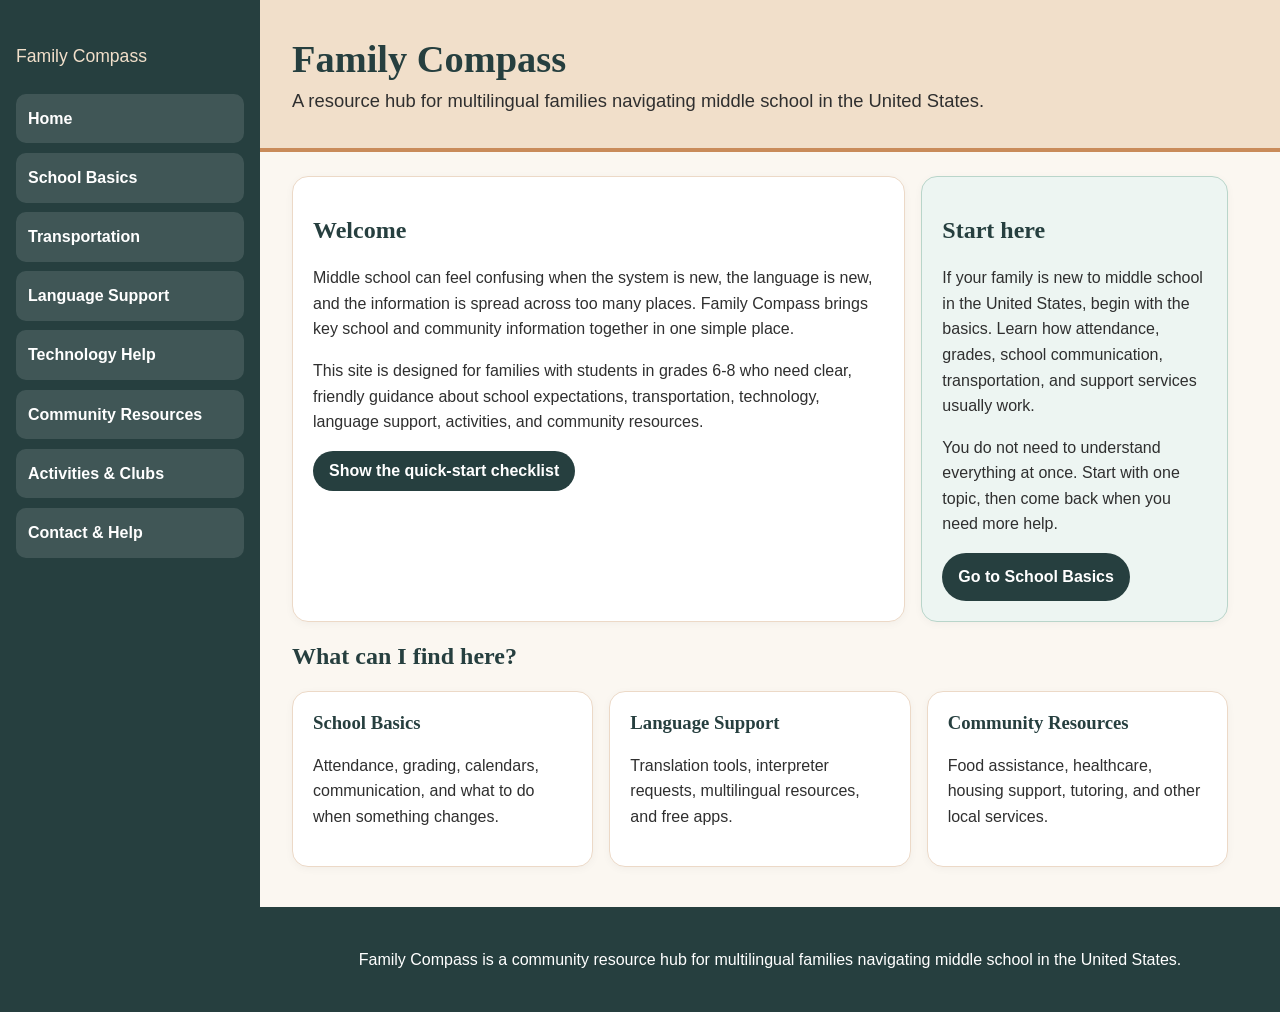
<file: index.html>
<!DOCTYPE html>
<html lang="en">
<head>
    <meta charset="UTF-8">
    <meta name="viewport" content="width=device-width, initial-scale=1.0">
    <title>Family Compass | Home</title>
    <link rel="stylesheet" href="styles.css">
    <script>
        function toggleChecklist() {
            const checklist = document.getElementById("starter-checklist");
            const button = document.getElementById("checklist-button");

            if (checklist.classList.contains("hidden")) {
                checklist.classList.remove("hidden");
                button.textContent = "Hide the quick-start checklist";
            } else {
                checklist.classList.add("hidden");
                button.textContent = "Show the quick-start checklist";
            }
        }
    </script>
</head>
<body>
<header>
    <div class="page-layout">
        <aside class = "sidebar">
            <p class="site-label">Family Compass</p>
            
            <nav aria-label="main navigation">
                <a href="index.html">Home</a>
                <a href="school-basics.html">School Basics</a>
                <a href="transportation.html">Transportation</a>
                <a href="language-support.html">Language Support</a>
                <a href="technology-help.html">Technology Help</a>
                <a href="community-resources.html">Community Resources</a>
                <a href="activities-clubs.html">Activities & Clubs</a>
                <a href="contact-help.html">Contact & Help</a>
            </nav>
        </aside>
        
        <div class="content-area">
            <header> 
            <h1>Family Compass</h1>
            <p class="tagline">A resource hub for multilingual families navigating middle school in the United States.</p>
            </header>
       
<main>
    <section class="hero">
        <div class="panel">
            <h2>Welcome</h2>
            <p>Middle school can feel confusing when the system is new, the language is new, and the information is spread across too many places. Family Compass brings key school and community information together in one simple place.</p>
            <p>This site is designed for families with students in grades 6-8 who need clear, friendly guidance about school expectations, transportation, technology, language support, activities, and community resources.</p>
       
            <button id="checklist-button" onclick="toggleChecklist()">Show the quick-start checklist</button>
       
            <div id="starter-checklist" class="hidden callout">
                <h3>Quick-start checklist</h3>
                <ul class="checklist">
                    <li>Learn how attendance and grading work.</li>
                    <li>Find transportation and arrival information.</li>
                    <li>Set up parent portal and school communication apps.</li>
                    <li>Ask about translation, interpretation, and language support.</li>
                    <li>Explore clubs, sports, tutoring, and community help.</li>
                </ul>
            </div>
        </div>
        
        <aside class="callout">
            <h2>Start here</h2>
            <p>If your family is new to middle school in the United States, begin with the basics. Learn how attendance, grades, school communication, transportation, and support services usually work.</p>
            <p>You do not need to understand everything at once. Start with one topic, then come back when you need more help.</p>
            <a class="button-link" href="school-basics.html">Go to School Basics</a>
        </aside>
    </section>

    <section>
        <h2>What can I find here?</h2>
        
        <div class="grid">
            <article class="card">
                <h3>School Basics</h3>
                <p>Attendance, grading, calendars, communication, and what to do when something changes.</p>
            </article>
        
            <article class="card">
                <h3>Language Support</h3>
                <p>Translation tools, interpreter requests, multilingual resources, and free apps.</p>
            </article>
        
            <article class="card">
                <h3>Community Resources</h3>
                <p>Food assistance, healthcare, housing support, tutoring, and other local services.</p>
            </article>
        </div>
    </section>
</main>

    <footer>
     <p>Family Compass is a community resource hub for multilingual families navigating middle school in the United States.</p>
    </footer>
    </div>
</div>
</body>
</html>
</file>
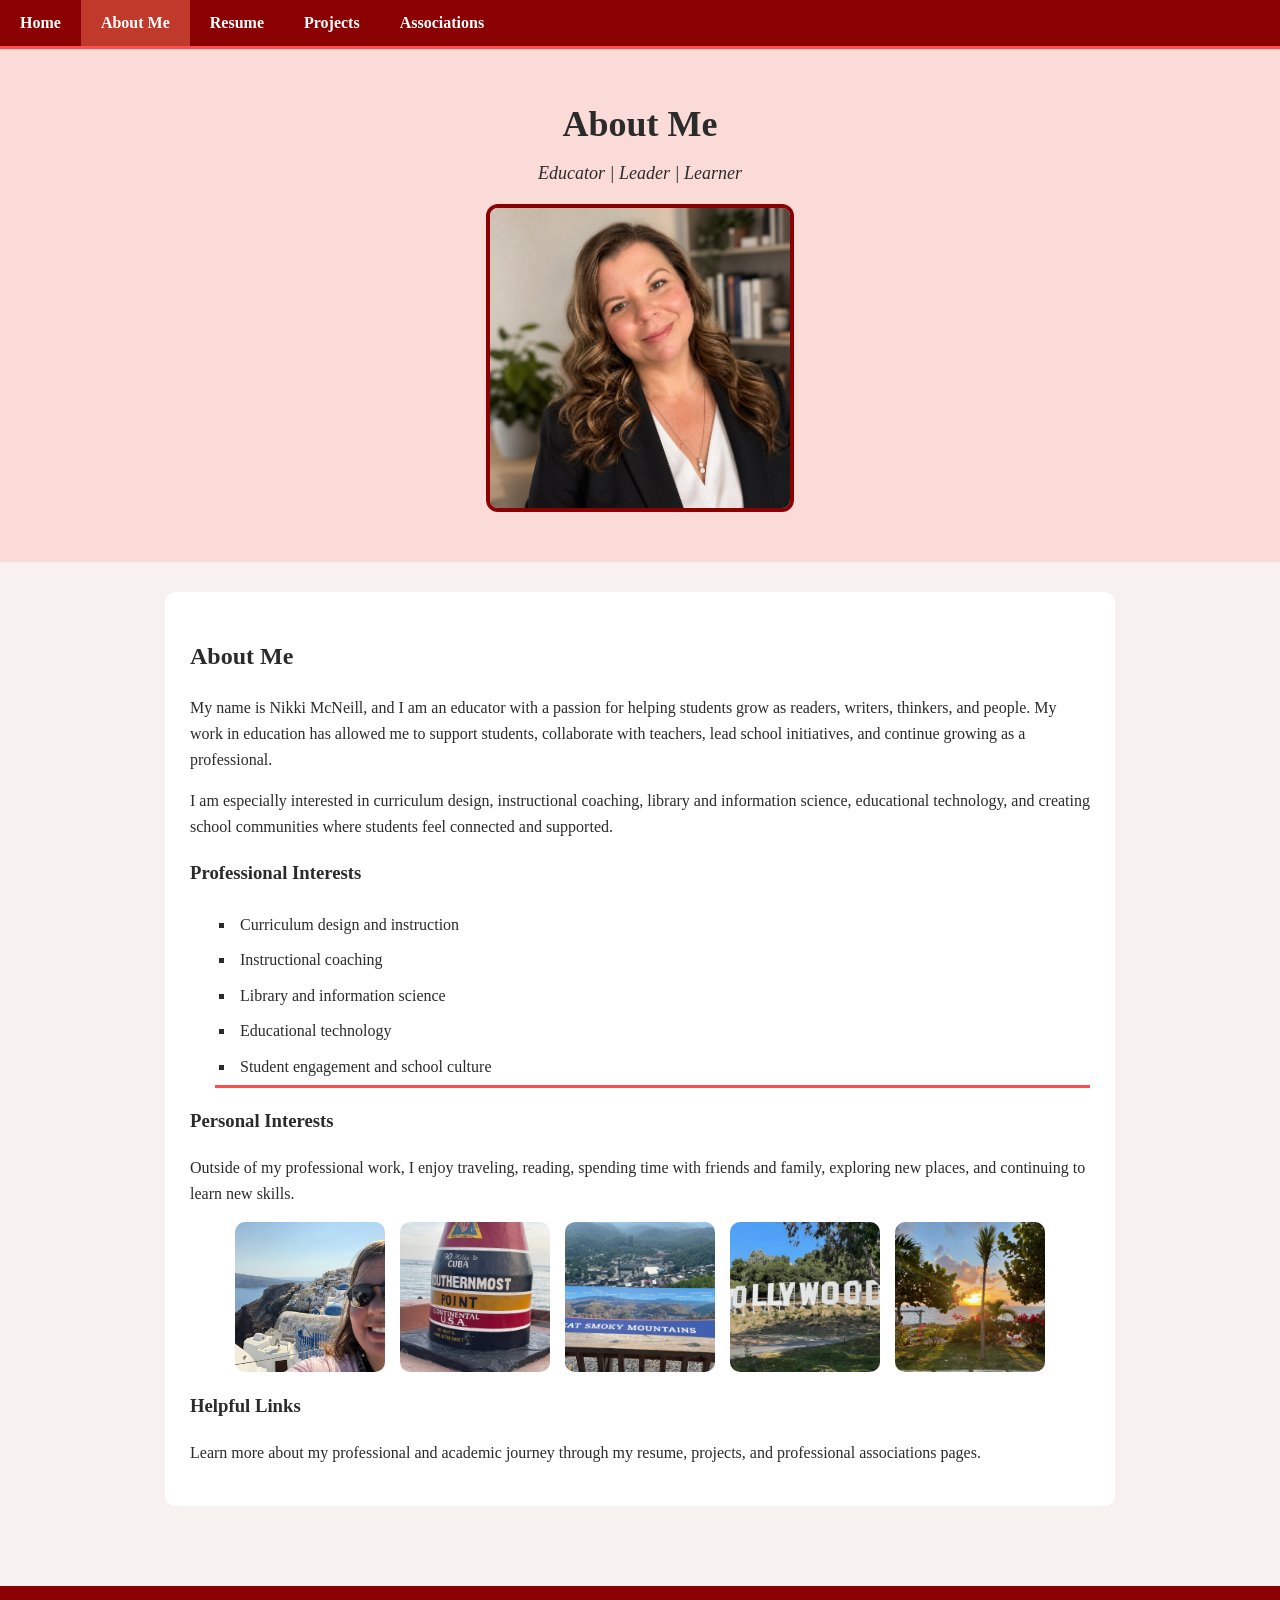
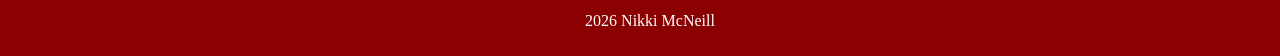
<file: about.html>
<!doctype html>
<html lang="en">
<head>
  <title>About Me | Nikki McNeill</title>
<style>
    body {
        font-family: Georgia, "Times New Roman", serif;
        margin: 0;
        padding: 0;
        background-color:#f7f1f0;
        color: #2b2b2b;
    }
    /* nav bar */
    ul {
        list-style-type: none; 
        margin: 0;
        padding: 0;
        overflow: hidden;
    background-color: #8B0000;
        border-bottom: 4px solid #c0392b;
    }
    li {
        float: left;
    }
    li a {
    display: block;
    color: white;
    text-align: center;
    padding: 14px 20px;
    text-decoration: none;
    font-weight: bold;
}
ul {
    border-bottom: 3px solid #FF4C4C;
}
.active {
    background-color: #c0392b;
}
    li a:hover {
    background-color: #B22222;
    }
    /* header */
    .header {
        text-align: center;
        padding: 30px 20px;
        background-color: #FADBD8;
    }
    .header h1 {
    font-size: 36px;
    margin-bottom: 5px;
}

.header p {
    font-size: 18px;
    font-style: italic;
}

    /* footer */ 
   .footer {
    background-color: #8B0000;
    color: white;
    text-align: center;
    padding: 10px;
    width: 100%;
}
    /* image */
    .profile-photo {
    width: 300px;
    height: auto;
    display: block;
    margin: 20px auto;
    border-radius: 12px;
    border: 4px solid #8B0000;
}
.content {
    max-width: 900px;
    margin: 30px auto 80px auto;
    padding: 25px;
    background-color: white;
    line-height: 1.6;
    border-radius: 10px;
}
.about-list {
    background-color: white;
    overflow: visible;
    list-style-type: square;
    margin-left: 25px;
    padding-left: 20px;
}

.about-list li {
    float: none;
    padding: 5px;
}
.image-row {
    display: flex;
    justify-content: center;
    gap: 15px;
    margin-top: 15px;
}

.image-row img {
    width: 150px;
    height: 150px;
    object-fit: cover;
    border-radius: 10px;
}
.image-row {
    display: flex;
    justify-content: center;
    gap: 15px;
    margin-top: 15px;
}

.image-row img {
    width: 150px;
    height: 150px;
    object-fit: cover;
    border-radius: 10px;
}

</style>
<body>
    <!-- Navigation Bar -->
    <ul>
        <li><a href="index.html">Home</a></li>
        <li><a class="active" href="about.html">About Me</a></li>
        <li><a href="resume.html">Resume</a></li>
        <li><a href="projects.html">Projects</a></li>
        <li><a href="associations.html">Associations</a></li>
        </ul>

    <!-- Header -->
    <div class="header">
        <h1>About Me</h1>
        <p>Educator | Leader | Learner</p>

            <img class="profile-photo" src="McNeill_Professional.jpg" alt="Nikki McNeill">
    </div>

    <!--Content-->
    <div class="content">
        <h2>About Me</h2>
        My name is Nikki McNeill, and I am an educator with a passion for helping students grow as readers, writers, thinkers, and people. 
        My work in education has allowed me to support students, collaborate with teachers, lead school initiatives, and continue growing as a professional.
    </p>

    <p>
        I am especially interested in curriculum design, instructional coaching, library and information science, educational technology, and creating school communities where students feel connected and supported.
    </p>

    <h3>Professional Interests</h3>
    <ul class="about-list">
        <li>Curriculum design and instruction</li>
        <li>Instructional coaching</li>
        <li>Library and information science</li>
        <li>Educational technology</li>
        <li>Student engagement and school culture</li>
    </ul>

    <h3>Personal Interests</h3>
    <p>
        Outside of my professional work, I enjoy traveling, reading, spending time with friends and family, exploring new places, and continuing to learn new skills.
    </p>
<div class="image-row">
    <img src="IMG_0784.jpeg" alt="Greece">
    <img src="IMG_6085.jpeg" alt="Miami">
    <img src="IMG_3592.jpeg" alt="Mountains">
    <img src="IMG_7434.jpeg" alt="Hollywood">
    <img src="IMG_4232.jpeg" alt="Jamaica">
</div>

    <h3>Helpful Links</h3>
    <p>
        Learn more about my professional and academic journey through my resume, projects, and professional associations pages.
    </p>
</div>

    <!-- Footer -->
    <div class="footer">
        <p>2026 Nikki McNeill</p>
    </div>
</head>
</body>
</html>
</file>
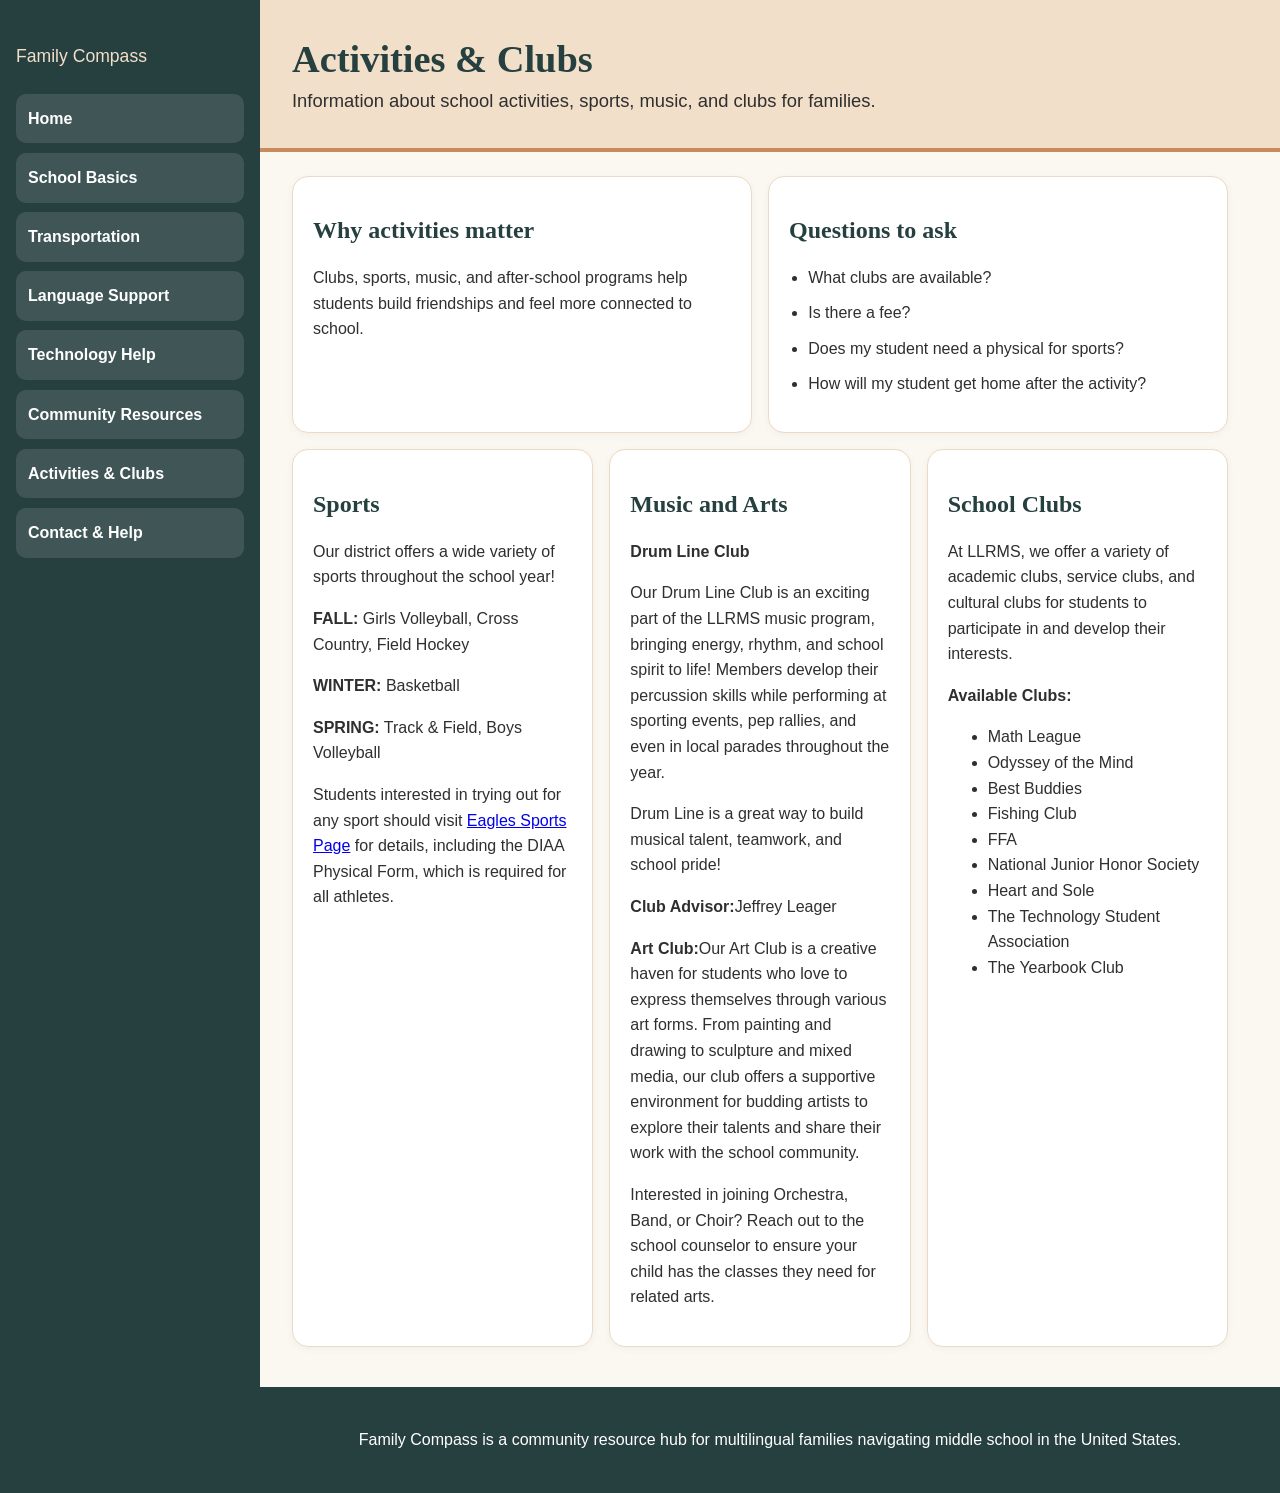
<file: activities-clubs.html>
<!DOCTYPE html>
<html lang="en">
<head>
    <meta charset="UTF-8">
    <meta name="viewport" content="width=device-width, initial-scale=1.0">
    <title>Family Compass | Activities & Clubs</title>
    <link rel="stylesheet" href="styles.css">
</head>
<body>
    <div class="page-layout">
        <aside class ="sidebar">
            <p class="site-label">Family Compass</p>
            
            <nav aria-label="main navigation">
                <a href="index.html">Home</a>
                <a href="school-basics.html">School Basics</a>
                <a href="transportation.html">Transportation</a>
                <a href="language-support.html">Language Support</a>
                <a href="technology-help.html">Technology Help</a>
                <a href="community-resources.html">Community Resources</a>
                <a href="activities-clubs.html">Activities & Clubs</a>
                <a href="contact-help.html">Contact & Help</a>
            </nav>
        </aside>
        <div class="content-area">
<header>
            <h1>Activities & Clubs</h1>
            <p class="tagline">Information about school activities, sports, music, and clubs for families.</p>
</header>
<main>
    <section class="two-column">
        <article class="card">
            <h2>Why activities matter</h2>
            <p>Clubs, sports, music, and after-school programs help students build friendships and feel more connected to school.</p>
        </article>
        <article class="card">
            <h2>Questions to ask</h2>
            <ul class="resource-list">
                <li>What clubs are available?</li>
                <li>Is there a fee?</li>
                <li>Does my student need a physical for sports?</li>
                <li>How will my student get home after the activity?</li>
            </ul>
        </article>
    </section>

    <section class="grid">
        <article class="card">
            <h2>Sports</h2>
            <p>Our district offers a wide variety of sports throughout the school year!
<p><Strong>FALL:</Strong> Girls Volleyball, Cross Country, Field Hockey
<p><Strong>WINTER:</Strong> Basketball
<p><Strong>SPRING:</Strong> Track & Field, Boys Volleyball</p>
<p>Students interested in trying out for any sport should visit <a href="https://www.llrmseagles.com" target="_blank">Eagles Sports Page</a> for details, including the 
DIAA Physical Form, which is required for all athletes.</p>
        </article>
        <article class="card">
            <h2>Music and Arts</h2>
            <p><strong>Drum Line Club</strong></p>
            <p>Our Drum Line Club is an exciting part of the LLRMS music program, bringing energy, rhythm, and school spirit to life! Members develop their percussion skills while performing at sporting events, pep rallies, and even in local parades throughout the year.</p>

<p>Drum Line is a great way to build musical talent, teamwork, and school pride!</p>

<p><strong>Club Advisor:</strong>Jeffrey Leager</p>
<p><strong>Art Club:</strong>Our Art Club is a creative haven for students who love to express themselves through various art forms. From painting and drawing to sculpture and mixed media, our club offers a supportive environment for budding artists to explore their talents and share their work with the school community.</p>
<p> Interested in joining Orchestra, Band, or Choir? Reach out to the school counselor to ensure your child has the classes they need for related arts.</p>
        </article>
        <article class="card">
            <h2>School Clubs</h2>
            <p>At LLRMS, we offer a variety of academic clubs, service clubs, and cultural clubs for students to participate in and develop their interests.</p>
<p><strong>Available Clubs:</strong></p>
<ul>
    <li>Math League</li>
    <li>Odyssey of the Mind</li>
    <li>Best Buddies</li>
    <li>Fishing Club</li>
    <li>FFA</li>
    <li>National Junior Honor Society</li>
    <li>Heart and Sole</li>
    <li>The Technology Student Association</li>
    <li>The Yearbook Club</li>
</ul>
        </article>
    </section>
</main>
<footer>
    <p>Family Compass is a community resource hub for multilingual families navigating middle school in the United States.</p>
</footer>
</body>
</html>
</file>
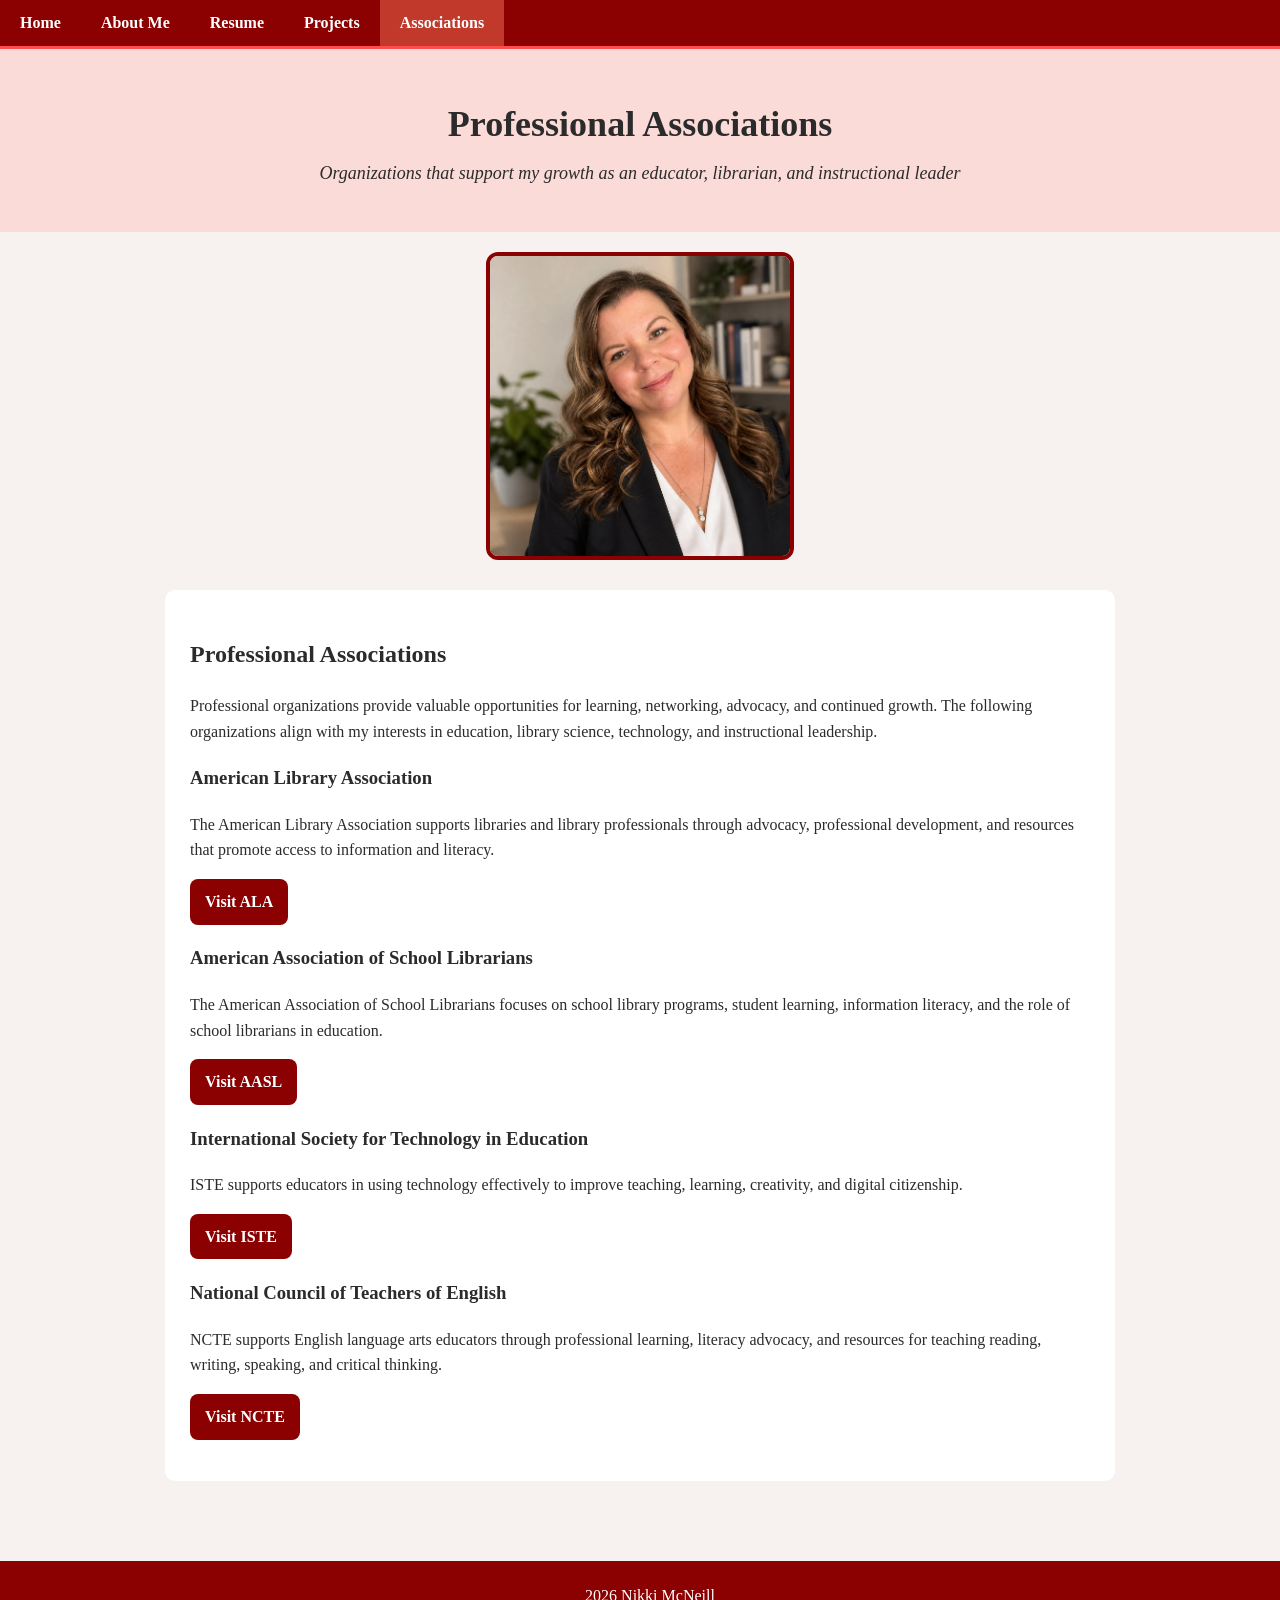
<file: Associations.html>
<!doctype html>
<html lang="en">
<head>
  <title>Associations | Nikki McNeill</title>
<style>
    body {
        font-family: Georgia, "Times New Roman", serif;
        margin: 0;
        padding: 0;
        background-color:#f7f1f0;
        color: #2b2b2b;
    }
    /* nav bar */
    ul {
        list-style-type: none; 
        margin: 0;
        padding: 0;
        overflow: hidden;
    background-color: #8B0000;
        border-bottom: 4px solid #c0392b;
    }
    li {
        float: left;
    }
    li a {
    display: block;
    color: white;
    text-align: center;
    padding: 14px 20px;
    text-decoration: none;
    font-weight: bold;
}
ul {
    border-bottom: 3px solid #FF4C4C;
}
.active {
    background-color: #c0392b;
}
    li a:hover {
    background-color: #B22222;
    }
    /* header */
    .header {
        text-align: center;
        padding: 30px 20px;
        background-color: #FADBD8;
    }
    .header h1 {
    font-size: 36px;
    margin-bottom: 5px;
}

.header p {
    font-size: 18px;
    font-style: italic;
}

    /* footer */ 
   .footer {
    background-color: #8B0000;
    color: white;
    text-align: center;
    padding: 10px;
    width: 100%;
}
    /* image */
    .profile-photo {
    width: 300px;
    height: auto;
    display: block;
    margin: 20px auto;
    border-radius: 12px;
    border: 4px solid #8B0000;
}
.content {
    max-width: 900px;
    margin: 30px auto 80px auto;
    padding: 25px;
    background-color: white;
    line-height: 1.6;
    border-radius: 10px;
}
.button-link {
    display: inline-block;
    background-color: #8B0000;
    color: white;
    padding: 10px 15px;
    text-decoration: none;
    border-radius: 8px;
    font-weight: bold;
}

.button-link:hover {
    background-color: #B22222;
}
</style>
<body>
    <!-- Navigation Bar -->
    <ul>
        <li><a href="index.html">Home</a></li>
        <li><a href="about.html">About Me</a></li>
        <li><a href="resume.html">Resume</a></li>
        <li><a href="projects.html">Projects</a></li>
        <li><a class="active" href="associations.html">Associations</a></li>
        </ul>

    <!-- Header -->
    <div class="header">
        <h1>Professional Associations</h1>
    <p>Organizations that support my growth as an educator, librarian, and instructional leader</p>
</div>
            <img class="profile-photo" src="McNeill_Professional.jpg" alt="Nikki McNeill">
    </div>

    <!--Content-->
    <div class="content">
         <h2>Professional Associations</h2>

    <p>
        Professional organizations provide valuable opportunities for learning, networking, advocacy, and continued growth.
        The following organizations align with my interests in education, library science, technology, and instructional leadership.
    </p>

    <h3>American Library Association</h3>
    <p>
        The American Library Association supports libraries and library professionals through advocacy, professional development,
        and resources that promote access to information and literacy.
    </p>
    <p><a class="button-link" href="https://www.ala.org/" target="_blank">Visit ALA</a></p>

    <h3>American Association of School Librarians</h3>
    <p>
        The American Association of School Librarians focuses on school library programs, student learning, information literacy,
        and the role of school librarians in education.
    </p>
    <p><a class="button-link" href="https://www.ala.org/aasl" target="_blank">Visit AASL</a></p>

    <h3>International Society for Technology in Education</h3>
    <p>
        ISTE supports educators in using technology effectively to improve teaching, learning, creativity, and digital citizenship.
    </p>
    <p><a class="button-link" href="https://iste.org/" target="_blank">Visit ISTE</a></p>

    <h3>National Council of Teachers of English</h3>
    <p>
        NCTE supports English language arts educators through professional learning, literacy advocacy, and resources for teaching reading,
        writing, speaking, and critical thinking.
    </p>
    <p><a class="button-link" href="https://ncte.org/" target="_blank">Visit NCTE</a></p>
</div>
    <!-- Footer -->
    <div class="footer">
        <p>2026 Nikki McNeill</p>
    </div>
</head>
</body>
</html>
</file>
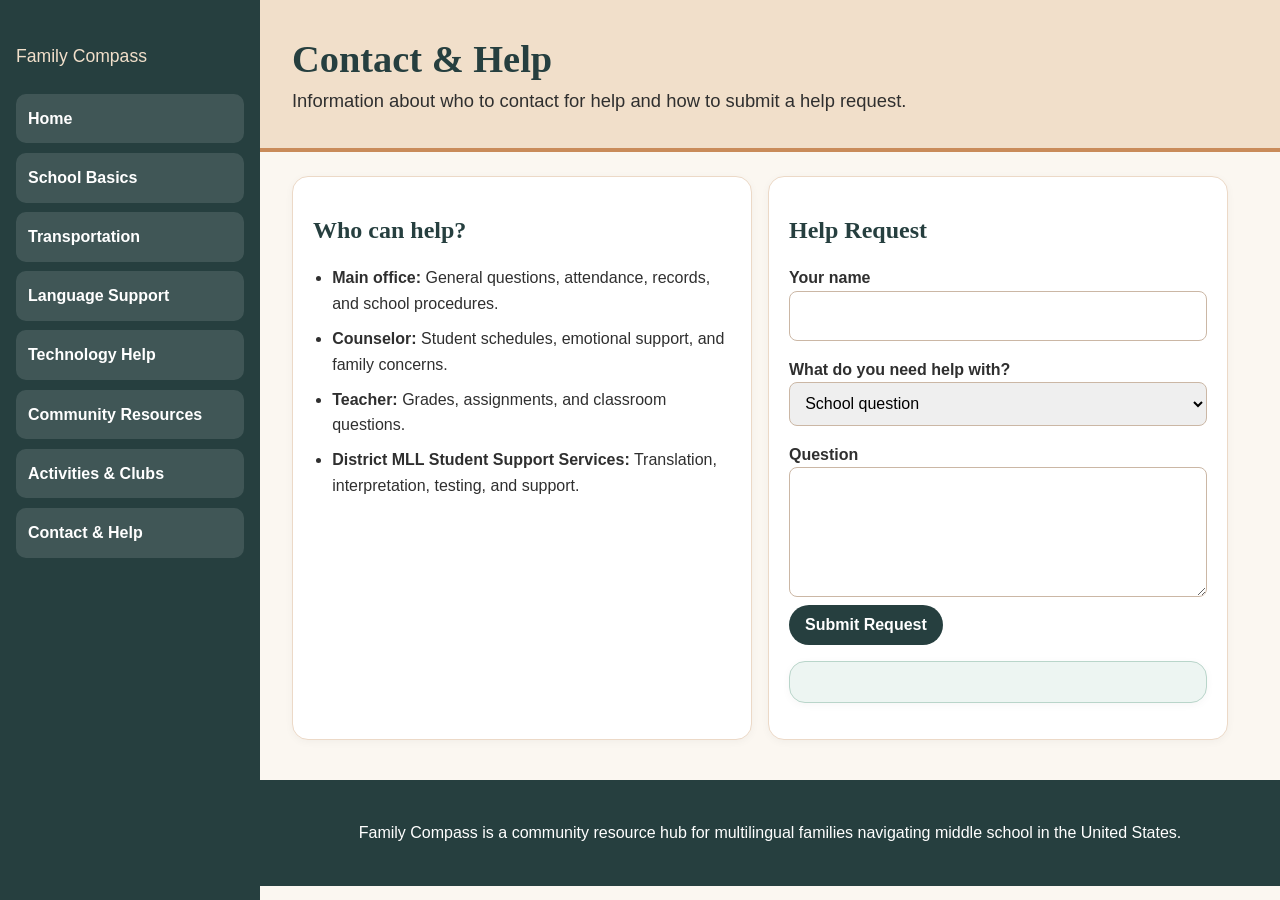
<file: contact-help.html>
<!DOCTYPE html>
<html lang="en">
<head>
    <meta charset="UTF-8">
    <meta name="viewport" content="width=device-width, initial-scale=1.0">
    <title>Family Compass | Contact & Help</title>
    <link rel="stylesheet" href="styles.css">
    <script>
        function showMessage() {
            const message = document.getElementById("form-message");
            message.textContent = "Thank you. Your request has been submitted.";
        }
    </script>
</head>
<body>
    <div class="page-layout">
        <aside class ="sidebar">
            <p class="site-label">Family Compass</p>
            
            <nav aria-label="main navigation">
                <a href="index.html">Home</a>
                <a href="school-basics.html">School Basics</a>
                <a href="transportation.html">Transportation</a>
                <a href="language-support.html">Language Support</a>
                <a href="technology-help.html">Technology Help</a>
                <a href="community-resources.html">Community Resources</a>
                <a href="activities-clubs.html">Activities & Clubs</a>
                <a href="contact-help.html">Contact & Help</a>
            </nav>
        </aside>
        <div class="content-area">
<header>
            <h1>Contact & Help</h1>
            <p class="tagline">Information about who to contact for help and how to submit a help request.</p>
</header>
<main>
    <section class="two-column">
        <article class="card">
            <h2>Who can help?</h2>
            <ul class="resource-list">
                <li><strong>Main office:</strong> General questions, attendance, records, and school procedures.</li>
                <li><strong>Counselor:</strong> Student schedules, emotional support, and family concerns.</li>
                <li><strong>Teacher:</strong> Grades, assignments, and classroom questions.</li>
                <li><strong>District MLL Student Support Services:</strong> Translation, interpretation, testing, and support.</li>
            </ul>
        </article>
        <article class="card">
            <h2>Help Request</h2>
            <form onsubmit="showMessage(); return false;">
                <label for="name">Your name</label>
                <input id="name" type="text" name="name">

                <label for="topic">What do you need help with?</label>
                <select id="topic" name="topic">
                    <option>School question</option>
                    <option>Language support</option>
                    <option>Technology help</option>
                    <option>Transportation</option>
                    <option>Community resource</option>
                </select>

                <label for="question">Question</label>
                <textarea id="question" name="question"></textarea>

                <button type="submit">Submit Request</button>
            </form>
            <p id="form-message" class="callout" aria-live="polite"></p>
        </article>
    </section>
</main>
<footer>
    <p>Family Compass is a community resource hub for multilingual families navigating middle school in the United States.</p>
</footer>
</body>
</html>
</file>
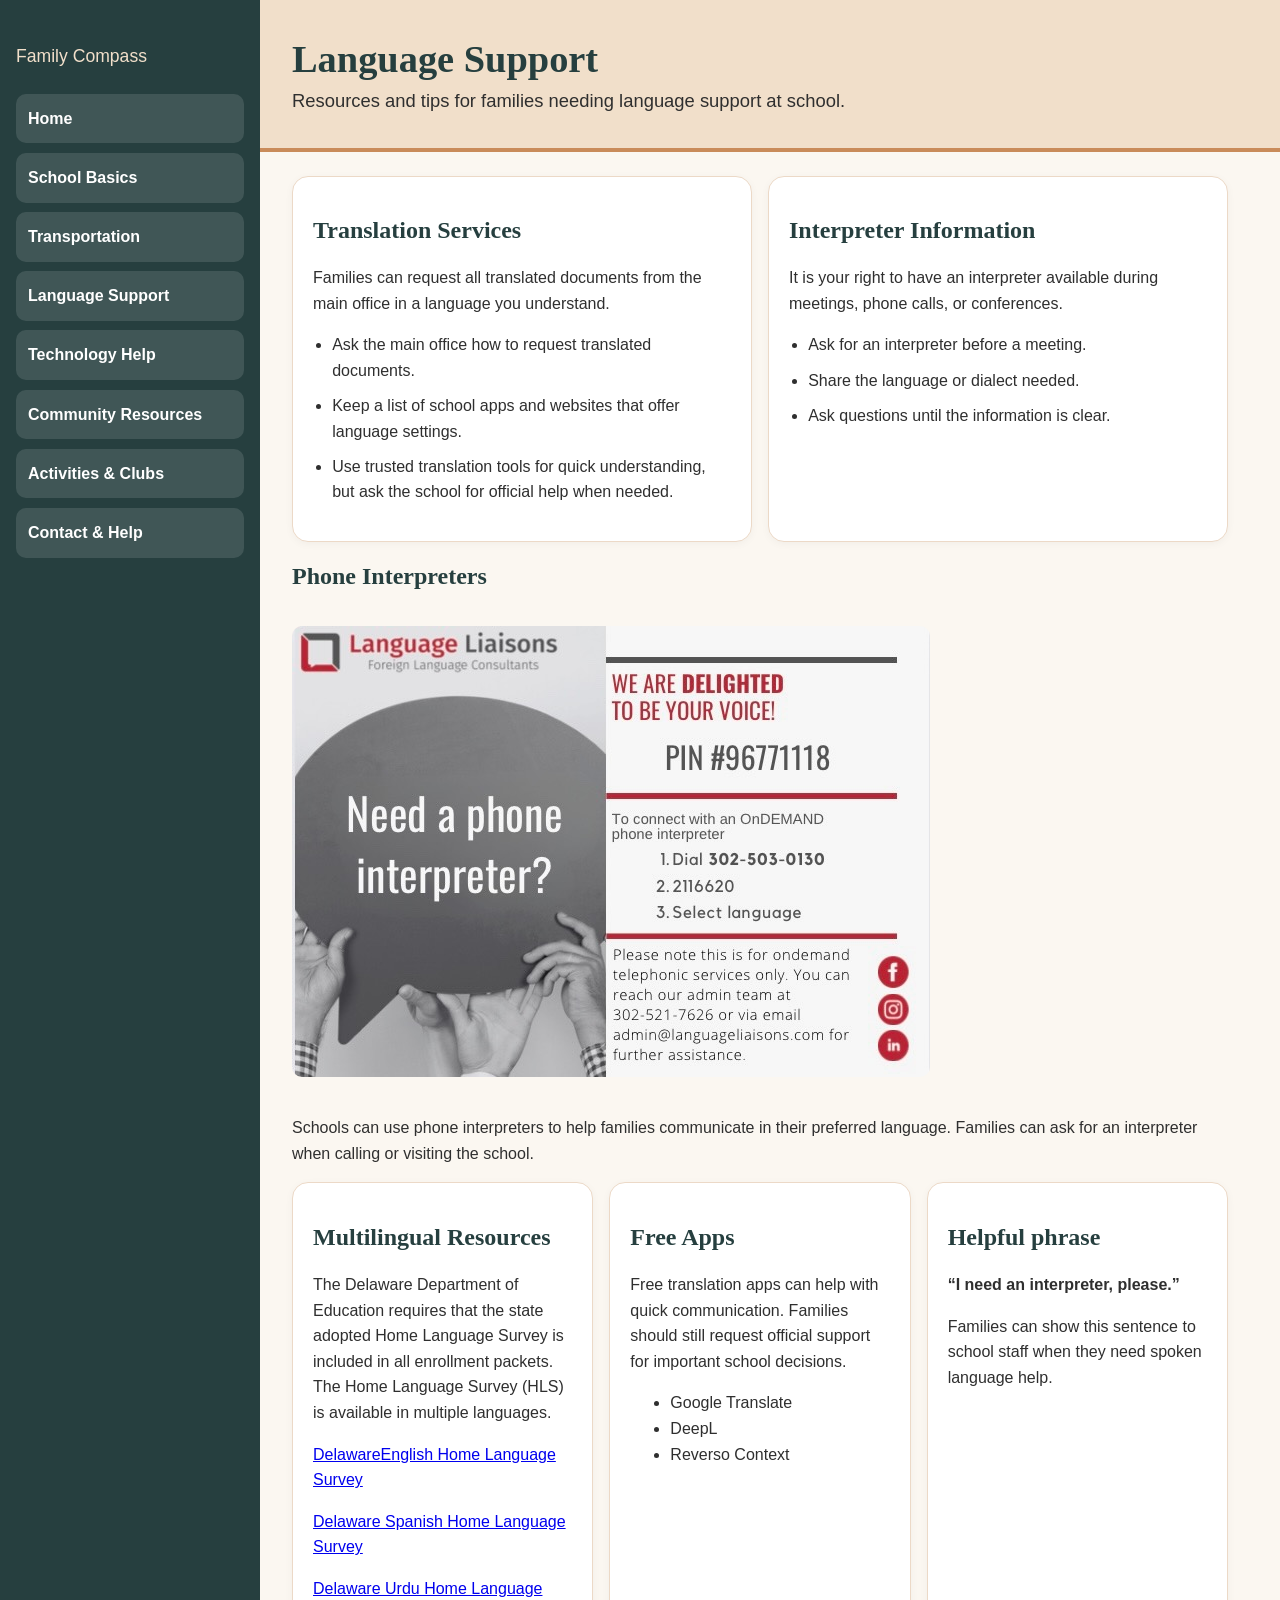
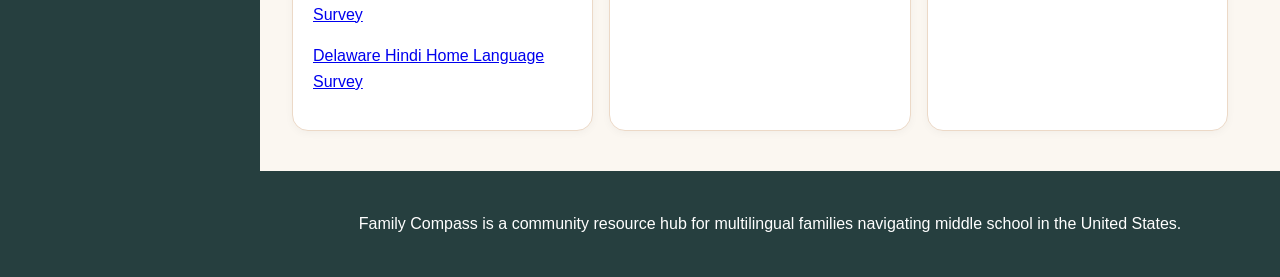
<file: language-support.html>
<!DOCTYPE html>
<html lang="en">
<head>
    <meta charset="UTF-8">
    <meta name="viewport" content="width=device-width, initial-scale=1.0">
    <title>Family Compass | Language Support</title>
    <link rel="stylesheet" href="styles.css">
</head>
<body>
    <div class="page-layout">
        <aside class ="sidebar">
            <p class="site-label">Family Compass</p>
            
            <nav aria-label="main navigation">
                <a href="index.html">Home</a>
                <a href="school-basics.html">School Basics</a>
                <a href="transportation.html">Transportation</a>
                <a href="language-support.html">Language Support</a>
                <a href="technology-help.html">Technology Help</a>
                <a href="community-resources.html">Community Resources</a>
                <a href="activities-clubs.html">Activities & Clubs</a>
                <a href="contact-help.html">Contact & Help</a>
            </nav>
        </aside>
        <div class="content-area">
<header>
            <h1>Language Support</h1>
            <p class="tagline">Resources and tips for families needing language support at school.</p>
</header>
<main>
    <section class="two-column">
        <article class="card">
            <h2>Translation Services</h2>
            <p>Families can request all translated documents from the main office in a language you understand.</p>
            <ul class="resource-list">
                <li>Ask the main office how to request translated documents.</li>
                <li>Keep a list of school apps and websites that offer language settings.</li>
                <li>Use trusted translation tools for quick understanding, but ask the school for official help when needed.</li>
            </ul>
        </article>
        <article class="card">
            <h2>Interpreter Information</h2>
            <p>It is your right to have an interpreter available during meetings, phone calls, or conferences.</p>
            <ul class="resource-list">
                <li>Ask for an interpreter before a meeting.</li>
                <li>Share the language or dialect needed.</li>
                <li>Ask questions until the information is clear.</li>
            </ul>
        </article>
    </section>

    <section class="info-card">
    <h2>Phone Interpreters</h2>

    <img src="Interpreters.jpeg" alt="A phone interpreter helping a family communicate with school staff" class="page-image">

    <p>
        Schools can use phone interpreters to help families communicate in their preferred language.
        Families can ask for an interpreter when calling or visiting the school.
    </p>
</section>

    <section class="grid">
        <article class="card">
            <h2>Multilingual Resources</h2>
            <p>The Delaware Department of Education requires that the state adopted Home Language Survey is included in all enrollment packets. The Home Language Survey (HLS) is available in multiple languages.</p>
            <p><a href="https://education.delaware.gov/legacy/wp-content/uploads/sites/4/2024/06/englishhls.pdf" target="_blank">DelawareEnglish Home Language Survey</a></p>
            <p><a href="https://education.delaware.gov/legacy/wp-content/uploads/sites/4/2024/06/spanishhls.pdf" target="_blank">Delaware Spanish Home Language Survey</a></p>
            <p><a href="https://education.delaware.gov/legacy/wp-content/uploads/sites/4/2024/06/urduhls.pdf" target="_blank">Delaware Urdu Home Language Survey</a></p>
        <p><a href="https://education.delaware.gov/legacy/wp-content/uploads/sites/4/2024/06/hindihls.pdf" target="_blank">Delaware Hindi Home Language Survey</a></p>
        </article>
        <article class="card">
            <h2>Free Apps</h2>
            <p>Free translation apps can help with quick communication. Families should still request official support for important school decisions.</p>
        <ul>
            <li>Google Translate</li>
            <li>DeepL</li>
            <li>Reverso Context</li>
        </ul>

        </article>
        <article class="card">
            <h2>Helpful phrase</h2>
            <p><strong>“I need an interpreter, please.”</strong></p>
            <p>Families can show this sentence to school staff when they need spoken language help.</p>
        </article>
    </section>
</main>
<footer>
    <p>Family Compass is a community resource hub for multilingual families navigating middle school in the United States.</p>
</footer>
</body>
</html>
</file>
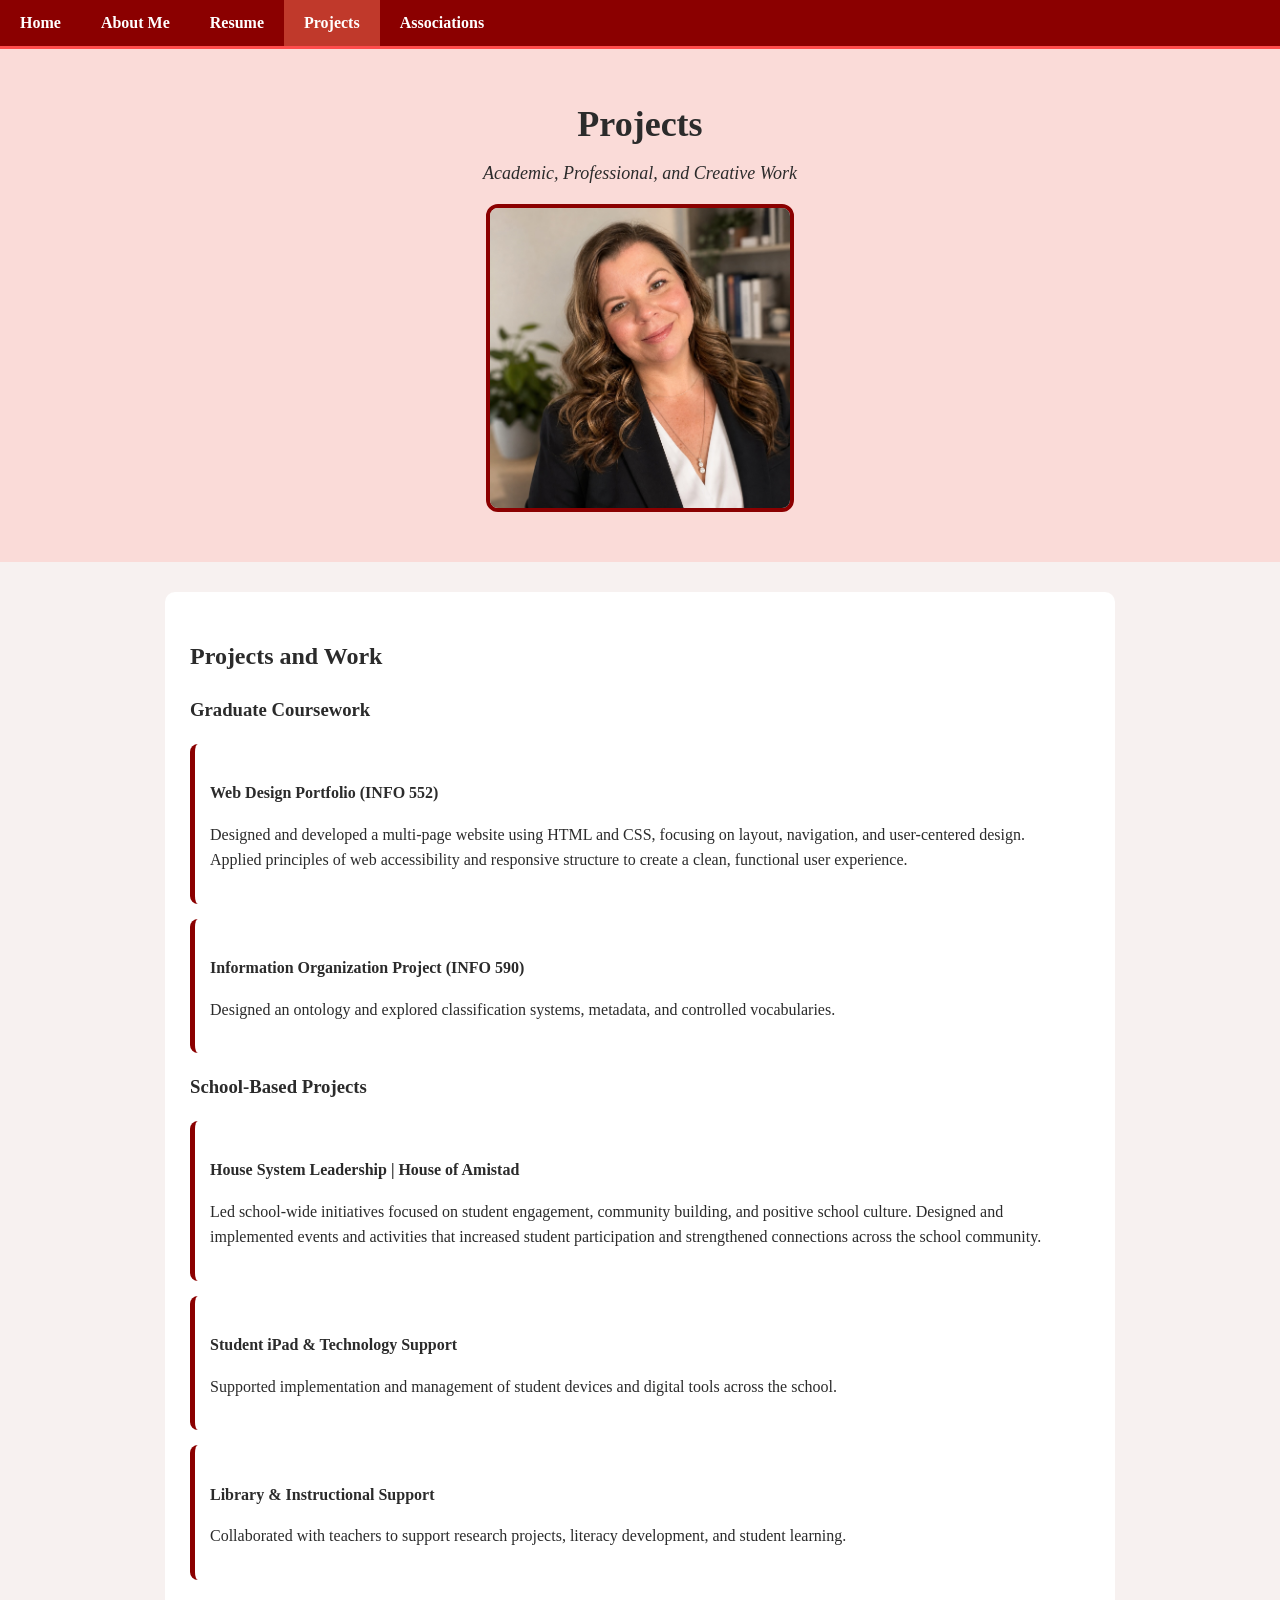
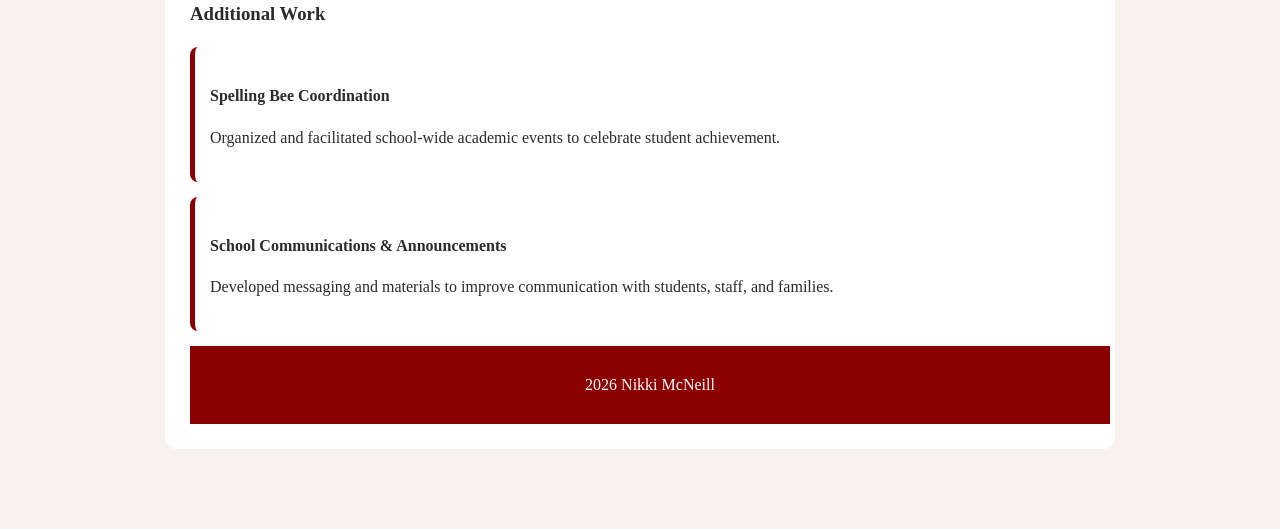
<file: projects.html>
<!doctype html>
<html lang="en">
<head>
  <title>Projects | Nikki McNeill</title>
<style>
    body {
        font-family: Georgia, "Times New Roman", serif;
        margin: 0;
        padding: 0;
        background-color:#f7f1f0;
        color: #2b2b2b;
    }
    /* nav bar */
    ul {
        list-style-type: none; 
        margin: 0;
        padding: 0;
        overflow: hidden;
    background-color: #8B0000;
        border-bottom: 4px solid #c0392b;
    }
    li {
        float: left;
    }
    li a {
    display: block;
    color: white;
    text-align: center;
    padding: 14px 20px;
    text-decoration: none;
    font-weight: bold;
}
ul {
    border-bottom: 3px solid #FF4C4C;
}
.active {
    background-color: #c0392b;
}
    li a:hover {
    background-color: #B22222;
    }
    /* header */
    .header {
        text-align: center;
        padding: 30px 20px;
        background-color: #FADBD8;
    }
    .header h1 {
    font-size: 36px;
    margin-bottom: 5px;
}

.header p {
    font-size: 18px;
    font-style: italic;
}

    /* footer */ 
   .footer {
    background-color: #8B0000;
    color: white;
    text-align: center;
    padding: 10px;
    width: 100%;
}
    /* image */
    .profile-photo {
    width: 300px;
    height: auto;
    display: block;
    margin: 20px auto;
    border-radius: 12px;
    border: 4px solid #8B0000;
}
.content {
    max-width: 900px;
    margin: 30px auto 80px auto;
    padding: 25px;
    background-color: white;
    line-height: 1.6;
    border-radius: 10px;
}

.project-card {
    background-color: #fff;
    border-left: 5px solid #8B0000;
    padding: 15px;
    margin: 15px 0;
    border-radius: 8px;
}

.project-card h4 {
    margin-bottom: 5px;
}

</style>
</head>
<body>
    <!-- Navigation Bar -->
    <ul>
        <li><a href="index.html">Home</a></li>
        <li><a href="about.html">About Me</a></li>
        <li><a href="resume.html">Resume</a></li>
        <li><a class="active" href="projects.html">Projects</a></li>
        <li><a href="associations.html">Associations</a></li>
        </ul>

    <!-- Header -->
    <div class="header">
        <h1>Projects</h1>
    <p>Academic, Professional, and Creative Work</p>

            <img class="profile-photo" src="McNeill_Professional.jpg" alt="Nikki McNeill">
    </div>

    <!--Content-->
<div class="content">
    <h2>Projects and Work</h2>

    <h3>Graduate Coursework</h3>

    <div class="project-card">
        <h4>Web Design Portfolio (INFO 552)</h4>
        <p>
            Designed and developed a multi-page website using HTML and CSS, focusing on layout, navigation, and user-centered design. 
            Applied principles of web accessibility and responsive structure to create a clean, functional user experience.
        </p>
    </div>

    <div class="project-card">
        <h4>Information Organization Project (INFO 590)</h4>
        <p>
            Designed an ontology and explored classification systems, metadata, and controlled vocabularies.
        </p>
    </div>

    <h3>School-Based Projects</h3>

    <div class="project-card">
        <h4>House System Leadership | House of Amistad</h4>
        <p>
            Led school-wide initiatives focused on student engagement, community building, and positive school culture. 
            Designed and implemented events and activities that increased student participation and strengthened connections across the school community.
        </p>
    </div>

    <div class="project-card">
        <h4>Student iPad & Technology Support</h4>
        <p>
            Supported implementation and management of student devices and digital tools across the school.
        </p>
    </div>

    <div class="project-card">
        <h4>Library & Instructional Support</h4>
        <p>
            Collaborated with teachers to support research projects, literacy development, and student learning.
        </p>
    </div>

    <h3>Additional Work</h3>

    <div class="project-card">
        <h4>Spelling Bee Coordination</h4>
        <p>
            Organized and facilitated school-wide academic events to celebrate student achievement.
        </p>
    </div>

    <div class="project-card">
        <h4>School Communications & Announcements</h4>
        <p>
            Developed messaging and materials to improve communication with students, staff, and families.
        </p>
    </div>
 <!-- Footer -->
    <div class="footer">
        <p>2026 Nikki McNeill</p>
    </div>
</body>
</html>
</file>
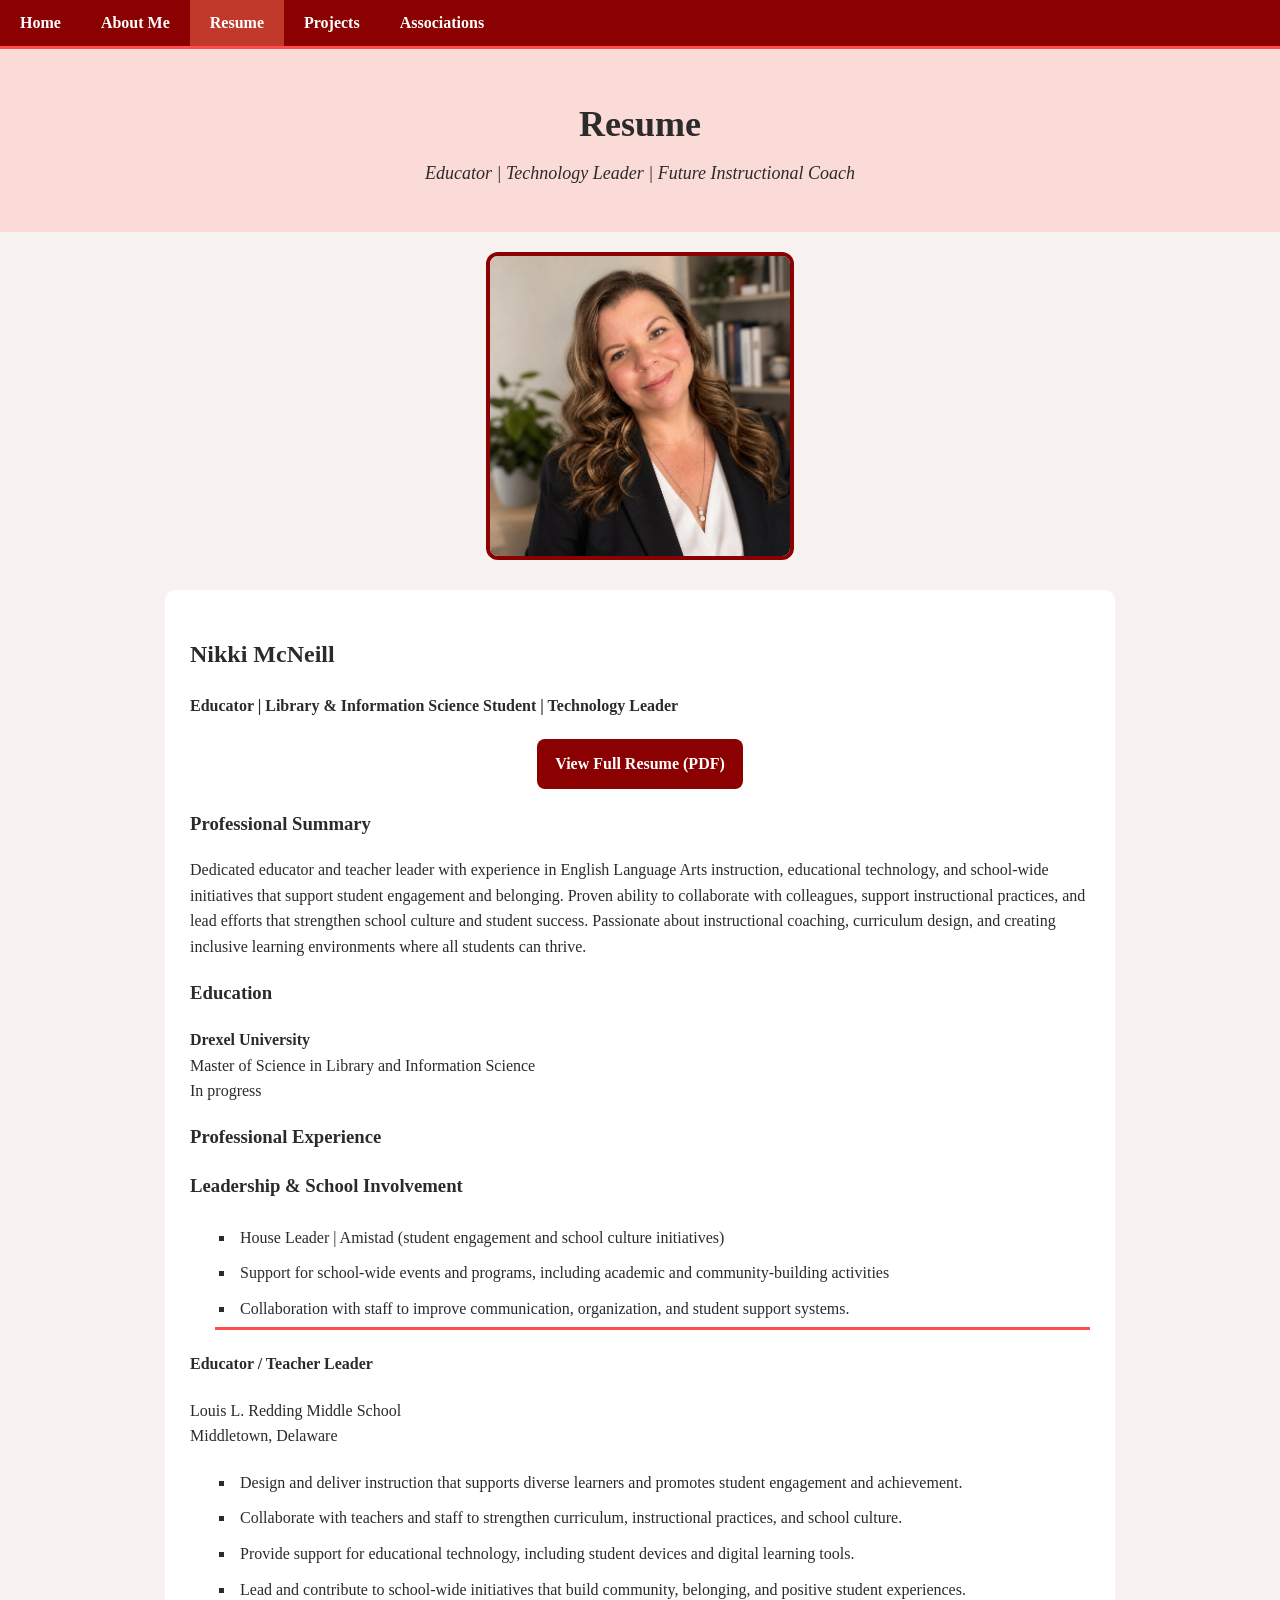
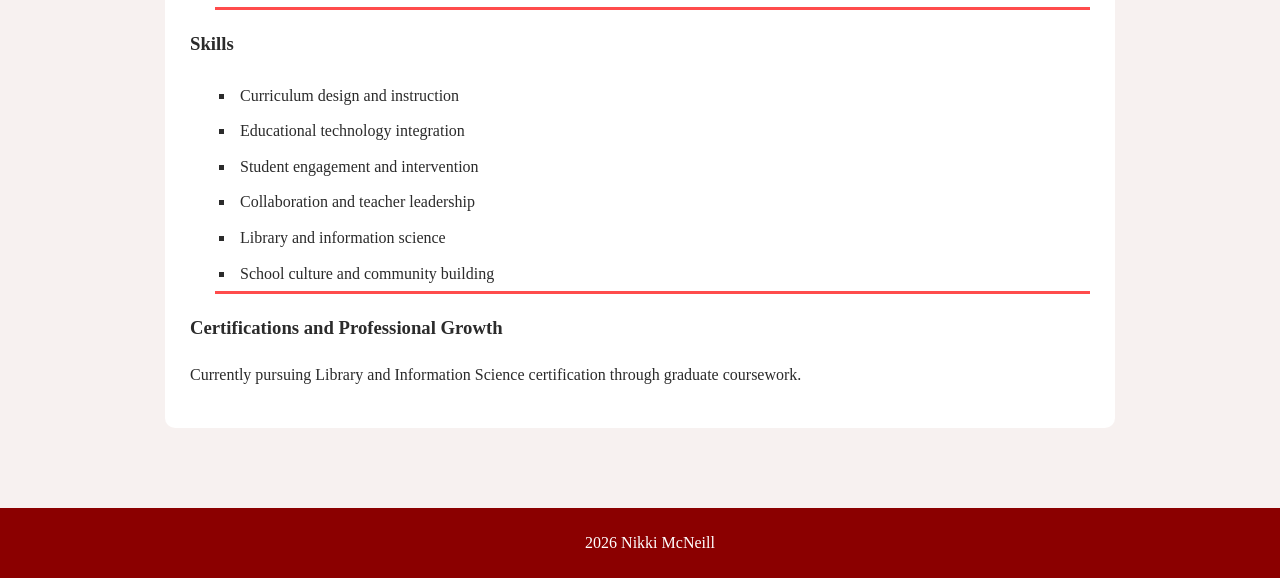
<file: resume.html>
<!doctype html>
<html lang="en">
<head>
  <title>Resume | Nikki McNeill</title>
<style>
    body {
        font-family: Georgia, "Times New Roman", serif;
        margin: 0;
        padding: 0;
        background-color:#f7f1f0;
        color: #2b2b2b;
    }
    /* nav bar */
    ul {
        list-style-type: none; 
        margin: 0;
        padding: 0;
        overflow: hidden;
    background-color: #8B0000;
        border-bottom: 4px solid #c0392b;
    }
    li {
        float: left;
    }
    li a {
    display: block;
    color: white;
    text-align: center;
    padding: 14px 20px;
    text-decoration: none;
    font-weight: bold;
}
ul {
    border-bottom: 3px solid #FF4C4C;
}
.active {
    background-color: #c0392b;
}
    li a:hover {
    background-color: #B22222;
    }
    /* header */
    .header {
        text-align: center;
        padding: 30px 20px;
        background-color: #FADBD8;
    }
    .header h1 {
    font-size: 36px;
    margin-bottom: 5px;
}

.header p {
    font-size: 18px;
    font-style: italic;
}

    /* footer */ 
   .footer {
    background-color: #8B0000;
    color: white;
    text-align: center;
    padding: 10px;
    width: 100%;
}
    /* image */
    .profile-photo {
    width: 300px;
    height: auto;
    display: block;
    margin: 20px auto;
    border-radius: 12px;
    border: 4px solid #8B0000;
}
.content {
    max-width: 900px;
    margin: 30px auto 80px auto;
    padding: 25px;
    background-color: white;
    line-height: 1.6;
    border-radius: 10px;
}
.resume-list {
    background-color: white;
    overflow: visible;
    list-style-type: square;
    margin-left: 25px;
    padding-left: 20px;
}

.resume-list li {
    float: none;
    padding: 5px;
}
.button-link {
    display: inline-block;
    background-color: #8B0000;
    color: white;
    padding: 12px 18px;
    text-decoration: none;
    border-radius: 8px;
    font-weight: bold;
}

.button-link:hover {
    background-color: #B22222;
}
.resume-button {
    text-align: center;
    margin: 20px 0;
}

</style>
</head>
<body>
    <!-- Navigation Bar -->
    <ul>
        <li><a href="index.html">Home</a></li>
        <li><a href="about.html">About Me</a></li>
        <li><a class="active" href="resume.html">Resume</a></li>
        <li><a href="projects.html">Projects</a></li>
        <li><a href="associations.html">Associations</a></li>
        </ul>

    <!-- Header -->
    <div class="header">
        <h1>Resume</h1>
    <p>Educator | Technology Leader | Future Instructional Coach</p>
    </div>
    
            <img class="profile-photo" src="McNeill_Professional.jpg" alt="Nikki McNeill">

    <!--Content-->
    <div class="content">
        <h2>Nikki McNeill</h2>
    <p><strong>Educator | Library & Information Science Student | Technology Leader</strong></p>
     
    <div class="resume-button">
        <a class="button-link" href="McNeill Resume.docx.pdf" target="_blank">
            View Full Resume (PDF)
        </a>
    </div>

    <h3>Professional Summary</h3>
    <p>
        Dedicated educator and teacher leader with experience in English Language Arts instruction, 
    educational technology, and school-wide initiatives that support student engagement and belonging. 
    Proven ability to collaborate with colleagues, support instructional practices, and lead efforts 
    that strengthen school culture and student success. Passionate about instructional coaching, 
    curriculum design, and creating inclusive learning environments where all students can thrive.
</p>

    <h3>Education</h3>
    <p>
        <strong>Drexel University</strong><br>
        Master of Science in Library and Information Science<br>
        In progress
    </p>

    <h3>Professional Experience</h3>
    
        <h3>Leadership & School Involvement</h3>
<ul class="resume-list">
    <li>House Leader | Amistad (student engagement and school culture initiatives)</li>
    <li>Support for school-wide events and programs, including academic and community-building activities</li>
    <li>Collaboration with staff to improve communication, organization, and student support systems.</li>
</ul>

    <h4>Educator / Teacher Leader</h4>
    <p>
        Louis L. Redding Middle School<br>
        Middletown, Delaware
    </p>
    <ul class="resume-list">
        <li>Design and deliver instruction that supports diverse learners and promotes student engagement and achievement.</li>
        <li>Collaborate with teachers and staff to strengthen curriculum, instructional practices, and school culture.</li>
        <li>Provide support for educational technology, including student devices and digital learning tools.</li>
        <li>Lead and contribute to school-wide initiatives that build community, belonging, and positive student experiences.</li>
</ul>

    <h3>Skills</h3>
    <ul class="resume-list">
        <li>Curriculum design and instruction</li>
        <li>Educational technology integration</li>
        <li>Student engagement and intervention</li>
        <li>Collaboration and teacher leadership</li>
        <li>Library and information science</li>
        <li>School culture and community building</li>
    </ul>

    <h3>Certifications and Professional Growth</h3>
    <p>
        Currently pursuing Library and Information Science certification through graduate coursework.
    </p>
</div>

    <!-- Footer -->
    <div class="footer">
        <p>2026 Nikki McNeill</p>
    </div>
</body>
</html>
</file>
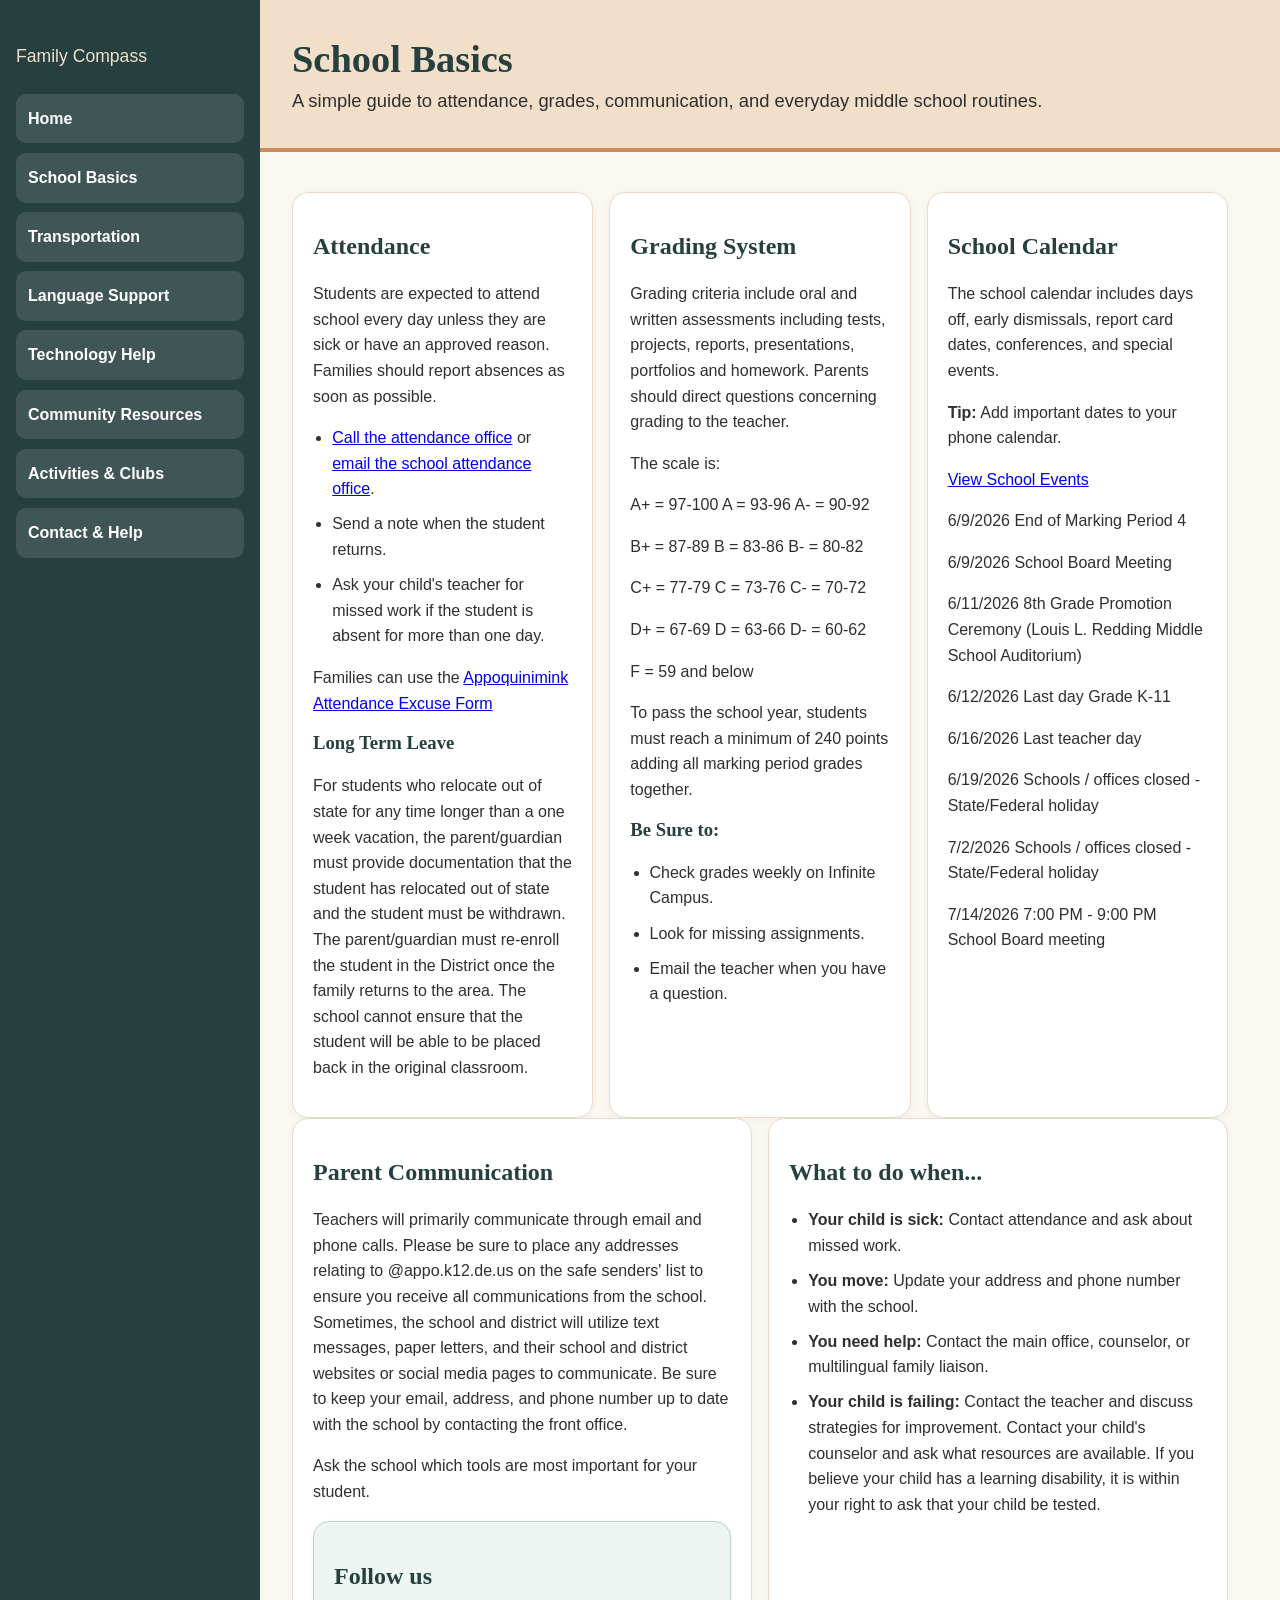
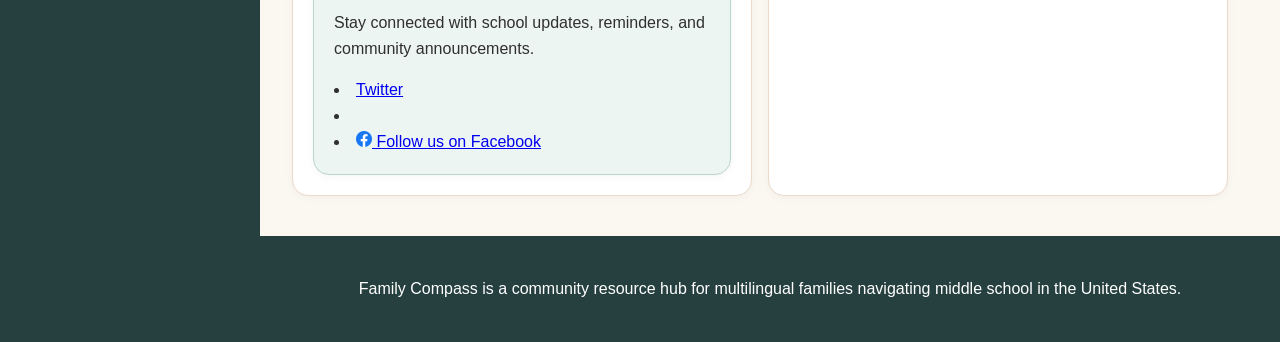
<file: school-basics.html>
<!DOCTYPE html>
<html lang="en">
<head>
    <meta charset="UTF-8">
    <meta name="viewport" content="width=device-width, initial-scale=1.0">
    <title>Family Compass | School Basics</title>
    <link rel="stylesheet" href="styles.css">
</head>
<body>
    <div class="page-layout">
        <aside class ="sidebar">
            <p class="site-label">Family Compass</p>
            
            <nav aria-label="main navigation">
                <a href="index.html">Home</a>
                <a href="school-basics.html">School Basics</a>
                <a href="transportation.html">Transportation</a>
                <a href="language-support.html">Language Support</a>
                <a href="technology-help.html">Technology Help</a>
                <a href="community-resources.html">Community Resources</a>
                <a href="activities-clubs.html">Activities & Clubs</a>
                <a href="contact-help.html">Contact & Help</a>
            </nav>
        </aside>
        <div class="content-area">
<header>
            <h1>School Basics</h1>
            <p class="tagline">A simple guide to attendance, grades, communication, and everyday middle school routines.</p>

</header>
<main>
    <section class="grid">
        <article class="card">
            <h2>Attendance</h2>
            <p>Students are expected to attend school every day unless they are sick or have an approved reason. Families should report absences as soon as possible.</p>
            <ul class="resource-list">
                <li>
                    <a href="tel:3023785030">Call the attendance office</a> or 
                    <a href="mailto:attendance@apposchooldistrict.com">email the school attendance office</a>.
                </li>
                <li>Send a note when the student returns.</li>
                <li>Ask your child's teacher for missed work if the student is absent for more than one day.</li>
            </ul>
            <p>Families can use the <a href="https://www.apposchooldistrict.com/apps/forms2/?f=34018" target="_blank">
                Appoquinimink Attendance Excuse Form
            </a>
            </p>
 <h3> Long Term Leave</h3>
 <p>For students who relocate out of state for any time longer than a one week vacation, the parent/guardian must provide documentation that the student has relocated out of state and the student must be withdrawn. The parent/guardian must re-enroll the student in the District once the family returns to the area. The school cannot ensure that the student will be able to be placed back in the original classroom.</p>           
        </article>
        <article class="card">
            <h2>Grading System</h2>
            <p>Grading criteria include oral and written assessments including tests, projects, reports, presentations, portfolios and homework.  Parents should direct questions concerning grading to the teacher.
<p>The scale is:</p>
<p>A+ = 97-100		A = 93-96		A- = 90-92</p>
<p>B+ = 87-89		B = 83-86		B- = 80-82</p>
<p>C+ = 77-79		C = 73-76		C- = 70-72</p>
<p>D+ = 67-69		D = 63-66		D- = 60-62</p>
<p>F = 59 and below
</p>
<p>To pass the school year, students must reach a minimum of 240 points adding all marking period grades together.</p>
<h3> Be Sure to:</h3>            
<ul class="resource-list">
                <li>Check grades weekly on Infinite Campus.</li>
                <li>Look for missing assignments.</li>
                <li>Email the teacher when you have a question.</li>
            </ul>
        </article>
        <article class="card">
            <h2>School Calendar</h2>
            <p>The school calendar includes days off, early dismissals, report card dates, conferences, and special events.</p>
            <p><strong>Tip:</strong> Add important dates to your phone calendar.</p>
            <a href="https://www.reddingms.org/apps/events/events_rss.jsp?id=0#" target="_blank">View School Events</a>
       <p> 
<p>6/9/2026 End of Marking Period 4</p>
<p>6/9/2026 School Board Meeting</p>
<p>6/11/2026 8th Grade Promotion Ceremony (Louis L. Redding Middle School Auditorium)</p>
<p>6/12/2026 Last day Grade K-11</p>
<p>6/16/2026 Last teacher day</p>
<p>6/19/2026 Schools / offices closed - State/Federal holiday</p>
<p>7/2/2026 Schools / offices closed - State/Federal holiday</p>
<p>7/14/2026 7:00 PM - 9:00 PM School Board meeting</p>

        </article>
    </section>

    <section class="two-column">
        <article class="card">
            <h2>Parent Communication</h2>
            <p>Teachers will primarily communicate through email and phone calls. Please be sure to place any addresses relating to @appo.k12.de.us on the safe senders' list to ensure you receive all communications from the school. Sometimes, the school and district will utilize text messages, paper letters, and their school and district websites or social media pages to communicate. Be sure to keep your email, address, and phone number up to date with the school by contacting the front office.</p>
            <p>Ask the school which tools are most important for your student.</p>
        <section class="callout">
    <h2>Follow us</h2>
    <p>
        Stay connected with school updates, reminders, and community announcements.
    </p>
    <li><a class="twitter-link" href="https://twitter.com/apposchooldist" target="_blank">Twitter</a></li>
    <li><a href="https://www.facebook.com/apposchooldistrict" target="_blank"</a><li>
        <img src="facebook-icon.png" alt="Facebook icon" class="social-icon"> Follow us on Facebook
    </a>
    </li>
        </article>
        <article class="card">
            <h2>What to do when...</h2>
            <ul class="resource-list">
                <li><strong>Your child is sick:</strong> Contact attendance and ask about missed work.</li>
                <li><strong>You move:</strong> Update your address and phone number with the school.</li>
                <li><strong>You need help:</strong> Contact the main office, counselor, or multilingual family liaison.</li>
            <li><strong>Your child is failing:</strong> Contact the teacher and discuss strategies for improvement. Contact your child's counselor and ask what resources are available. If you believe your child has a learning disability, it is within your right to ask that your child be tested.</li>
            </ul>
        </article>
    </section>
</main>
<footer>
    <p>Family Compass is a community resource hub for multilingual families navigating middle school in the United States.</p>
</footer>
</body>
</html>
</file>
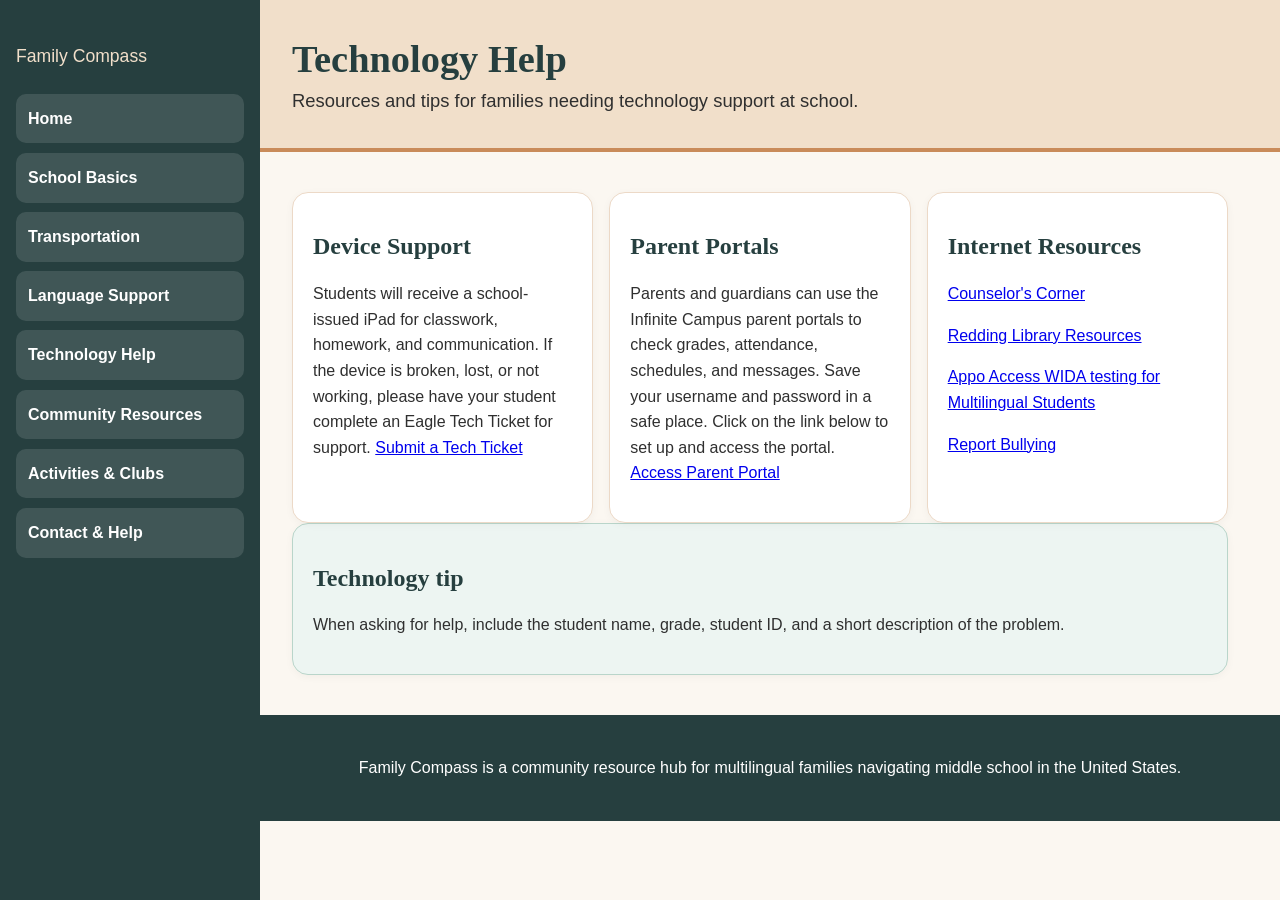
<file: technology-help.html>
<!DOCTYPE html>
<html lang="en">
<head>
    <meta charset="UTF-8">
    <meta name="viewport" content="width=device-width, initial-scale=1.0">
    <title>Family Compass | Technology Help</title>
    <link rel="stylesheet" href="styles.css">
</head>
<body>
    <div class="page-layout">
        <aside class ="sidebar">
            <p class="site-label">Family Compass</p>
            
            <nav aria-label="main navigation">
                <a href="index.html">Home</a>
                <a href="school-basics.html">School Basics</a>
                <a href="transportation.html">Transportation</a>
                <a href="language-support.html">Language Support</a>
                <a href="technology-help.html">Technology Help</a>
                <a href="community-resources.html">Community Resources</a>
                <a href="activities-clubs.html">Activities & Clubs</a>
                <a href="contact-help.html">Contact & Help</a>
            </nav>
        </aside>
        <div class="content-area">
<header>
            <h1>Technology Help</h1>
            <p class="tagline">Resources and tips for families needing technology support at school.</p>
</header>
<main>
    <section class="grid">
        <article class="card">
            <h2>Device Support</h2>
            <p>Students will receive a school-issued iPad for classwork, homework, and communication. If the device is broken, lost, or not working, please have your student complete an Eagle Tech Ticket for support. <a href="https://eagletechticket.com" target="_blank">Submit a Tech Ticket</a></p>

        </article>
        <article class="card">
            <h2>Parent Portals</h2>
            <p>Parents and guardians can use the Infinite Campus parent portals to check grades, attendance, schedules, and messages. Save your username and password in a safe place. Click on the link below to set up and access the portal. <a href="https://infinitecampus.org" target="_blank">Access Parent Portal</a></p>

        </article>
        <article class="card">
            <h2>Internet Resources</h2>
            <p><a href="https://www.reddingms.org/apps/pages/index.jsp?uREC_ID=22220&type=d&termREC_ID=&pREC_ID=634995" target="_blank">Counselor's Corner</a></p>
            <p><a href="https://www.reddingms.org/apps/pages/index.jsp?uREC_ID=22221&type=d&termREC_ID=&pREC_ID=634996" target="_blank">Redding Library Resources</a></p>
            <p><a href="https://www.apposchooldistrict.com/apps/pages/index.jsp?uREC_ID=550680&type=d" target="_blank">Appo Access WIDA testing for Multilingual Students</a></p>
            <p><a href="https://www.reddingms.org/apps/cross.jsp?wREC_ID=563&crossPath=/apps/pages/index.jsp%3FuREC_ID%3D584781%26type%3Dd" target="_blank">Report Bullying</a></p>

        </article>
    </section>

    <section class="callout">
        <h2>Technology tip</h2>
        <p>When asking for help, include the student name, grade, student ID, and a short description of the problem.</p>
    </section>
</main>
<footer>
    <p>Family Compass is a community resource hub for multilingual families navigating middle school in the United States.</p>
</footer>
</body>
</html>
</file>
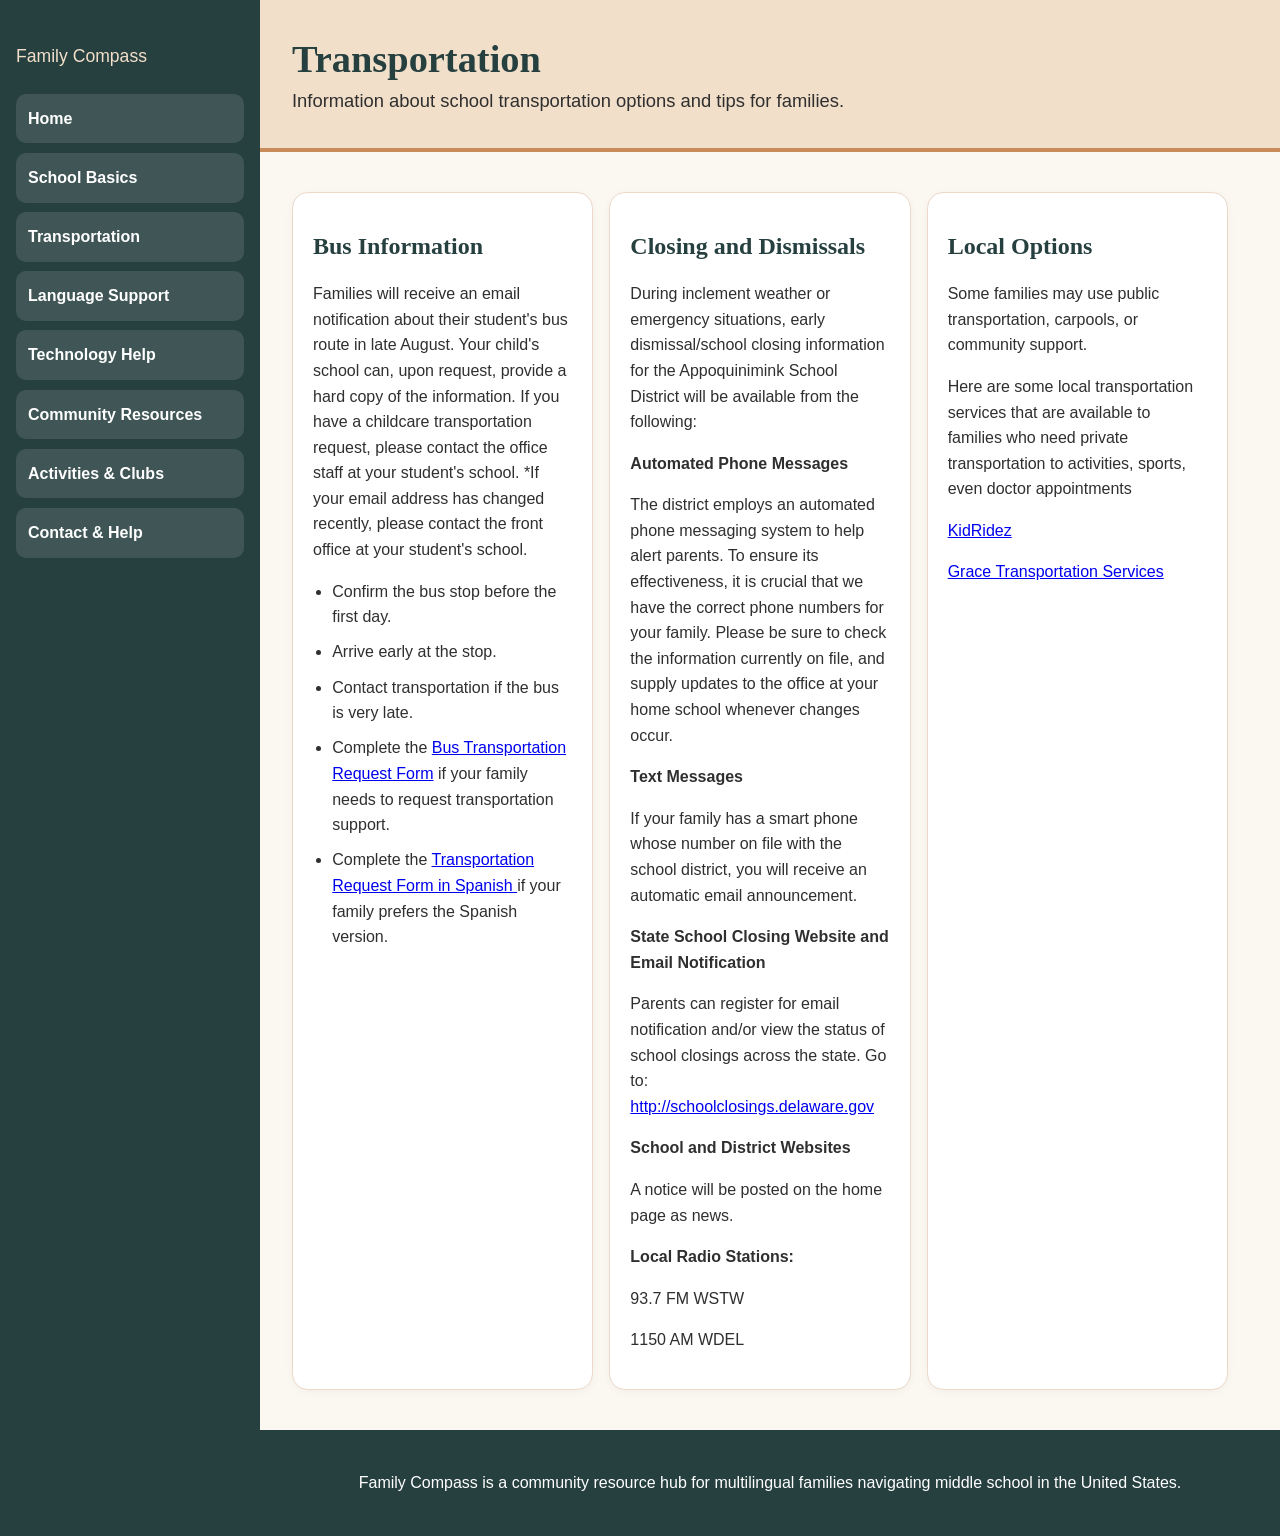
<file: transportation.html>
<!DOCTYPE html>
<html lang="en">
<head>
    <meta charset="UTF-8">
    <meta name="viewport" content="width=device-width, initial-scale=1.0">
    <title>Family Compass | Transportation</title>
    <link rel="stylesheet" href="styles.css">
</head>
<body>
<div class="page-layout">
        <aside class ="sidebar">
            <p class="site-label">Family Compass</p>
            
            <nav aria-label="main navigation">
                <a href="index.html">Home</a>
                <a href="school-basics.html">School Basics</a>
                <a href="transportation.html">Transportation</a>
                <a href="language-support.html">Language Support</a>
                <a href="technology-help.html">Technology Help</a>
                <a href="community-resources.html">Community Resources</a>
                <a href="activities-clubs.html">Activities & Clubs</a>
                <a href="contact-help.html">Contact & Help</a>
            </nav>
        </aside>
        <div class="content-area">
<header>
            <h1>Transportation</h1>
            <p class="tagline">Information about school transportation options and tips for families.</p>
</header>
<main>
    <section class="grid">
        <article class="card">
            <h2>Bus Information</h2>
            <p>Families will receive an email notification about their student's bus route in late August.
Your child's school can, upon request, provide a hard copy of the information.
If you have a childcare transportation request, please contact the office staff at your student's school.
*If your email address has changed recently, please contact the front office at your student's school.</p>      
<ul class="resource-list">
                <li>Confirm the bus stop before the first day.</li>
                <li>Arrive early at the stop.</li>
                <li>Contact transportation if the bus is very late.</li>
                <li>Complete the <a href="https://www.apposchooldistrict.com/ourpages/auto/2012/5/29/44277059/Transportation%20Request%20Form_25-26.pdf?rnd=1737147698368" target="_blank">Bus Transportation Request Form</a> if your family needs to request transportation support.</li>
                <li>
            Complete the 
            <a href="https://www.apposchooldistrict.com/ourpages/auto/2012/5/29/44277059/Transportation%20Request_25-26%20-%20Spanish%20Version.pdf?rnd=1737496953230" target="_blank">
                Transportation Request Form in Spanish
            </a>
            if your family prefers the Spanish version.
        </li>
            </ul>
        </article>
        <article class="card">
            <h2>Closing and Dismissals</h2>
            <p>During inclement weather or emergency situations, early dismissal/school closing information for the Appoquinimink School District will be available from the following:

            <p><strong>Automated Phone Messages</strong></p>
            <p>The district employs an automated phone messaging system to help alert parents. To ensure its effectiveness, it is crucial that we have the correct phone numbers for your family. Please be sure to check the information currently on file, and supply updates to the office at your home school whenever changes occur.

            </p><strong>Text Messages</strong>
            <p>If your family has a smart phone whose number on file with the school district, you will receive an automatic email announcement.
            </p>
            <p><strong>State School Closing Website and Email Notification</strong>
            </p>
            <p>Parents can register for email notification and/or view the status of school closings across the state. Go to: <a href="http://schoolclosings.delaware.gov" target="_blank">http://schoolclosings.delaware.gov</a>
            </p>
            <p><strong>School and District Websites</strong>
            </p>
            <p>A notice will be posted on the home page as news.</p>

<p><strong>Local Radio Stations:</strong></p>
<p>93.7 FM     WSTW</p>
<p>1150 AM    WDEL</p>
        </article>
        <article class="card">
            <h2>Local Options</h2>
            <p>Some families may use public transportation, carpools, or community support.</p>
            <p>Here are some local transportation services that are available to families who need private transportation to activities, sports, even doctor appointments</p>
            <p><a href="https://www.kidridez.com" target="_blank">KidRidez</a></p>
            <p><a href="https://www.facebook.com/GTSSVC/" target="_blank">Grace Transportation Services</a></p>
        </article>
    </section>
</main>
<footer>
    <p>Family Compass is a community resource hub for multilingual families navigating middle school in the United States.</p>
</footer>
        </div>
    </div> 
</body>
</html>
</file>
<file: styles.css>
* {
    box-sizing: border-box;
}

body {
    margin: 0;
    font-family: "trebuchet MS", Arial, sans-serif;
    line-height: 1.6;
    color: #2f2f2f;
    background: #fbf7f1;
}

h1, h2, h3 {
    font-family: 'Georgia', "times new roman", serif;
    line-height: 1.2;
    color: #263f3f;
}

.page-layout {
    display: grid;
    grid-template-columns: 260px 1fr;
    min-height: 100vh;
}

.sidebar {
    background: #263f3f;
    color: white;
    padding: 1.5rem 1rem;
}

.sidebar nav {
    display: flex;
    flex-direction: column;
    gap: .6rem;
}

.sidebar .site-label {
    color: #f1dfca;
    font-size: 1.1rem;
    margin-bottom: 1.5rem;
}

.sidebar nav a {
    color: white;
    text-decoration: none;
    background: rgba(255, 255, 255, .12);
    padding: .75rem;
    border-radius: 10px;
    font-weight: bold;
}

.sidebar nav a:hover,
.sidebar nav a:focus {
    background: #c98b5a;
    color: white;
}

.content-area header {
background: #f1dfca;
border-bottom: 4px solid #c98b5a;
padding: 2rem;
}

h1 {
    font-size: 2.4rem;
    margin: .25rem 0;
}

.tagline {
    font-size: 1.15rem;
    max-width: 800px;
    margin: 0;
}

main {
    max-width: 1000px;
    padding: 1.5rem 2rem 2.5rem;
}

.hero {
    display: grid;
    grid-template-columns: 2fr 1fr;
    gap: 1rem;
    align-items: stretch;
}

.panel,
.card,
.callout {
    background: white;
    border: 1px solid #ecd9c7;
    border-radius: 16px;
    padding: 1.25rem;
    box-shadow: 0 2px 8px rgba(0, 0, 0, .04);
}

.callout {
    background: #edf5f2;
    border-color: #b9d5ca;
}

.grid {
    display: grid;
    grid-template-columns: repeat(3, 1fr);
    gap: 1rem;
    margin-top: 1rem;
}

.two-column {
    display: grid;
    grid-template-columns: 1fr 1fr;
    gap: 1rem;
}

.card h3 {
    margin-top: 0;
}

.button-link,
button {
    display: inline-block;
    border: none;
    border-radius: 999px;
    background: #263f3f;
    color: white;
    padding: .7rem 1rem;
    font-weight: bold;
    text-decoration: none;
    cursor: pointer;
    font-size: 1rem;
}

.button-link:hover,
.button-link:focus,
button:hover,
button:focus {
    background: #c98b5a;
}

.hidden {
    display: none;
}

.checklist {
    padding-left: 1.2rem;
}

.resource-list {
    padding-left: 1.2rem;
}

.resource-list li {
    margin-bottom: .6rem;
}

label {
    display: block;
    font-weight: bold;
    margin-top: 1rem;
}

input,
textarea,
select {
    width: 100%;
    padding: .7rem;
    border: 1px solid #cbb7a5;
    border-radius: 8px;
    font: inherit;
}

textarea {
    min-height: 130px;
}

footer {
    background: #263f3f;
    color: white;
    text-align: center;
    padding: 1.5rem 1rem;
}

.small {
    font-size: .9rem;
}

@media (max-width: 800px) {
    .page-layout {
        grid-template-columns: 1fr;
    }

    .sidebar {
    position: static;
    }

    .sidebar nav {
        display: block;
    }

    .sidebar nav a {
        display: block;
        margin-bottom: .5rem;
    }

    .content-area header {
        padding: 1.5rem 1rem;
    }

    .content-area main {
        padding: 1rem;
    }

    .hero {
        grid-template-columns: 1fr;
    }

    .grid {
        grid-template-columns: 1fr;
    }

    .two-column {
        grid-template-columns: 1fr;
    }
}
.facebook-link {
    display: inline-flex;
    align-items: center;
    gap: .5rem;
    background: #263f3f;
    color: white;
    text-decoration: none;
    font-weight: bold;
    padding: .7rem 1rem;
    border-radius: 999px;
}

.facebook-link:hover,
.facebook-link:focus {
    background: #c98b5a;
}

.social-icon {
    width: 16px;
    height: 16px;
}
.page-image {
    max-width: 100%;
    height: auto;
    border-radius: 10px;
    margin: 15px 0;
}
</file>
